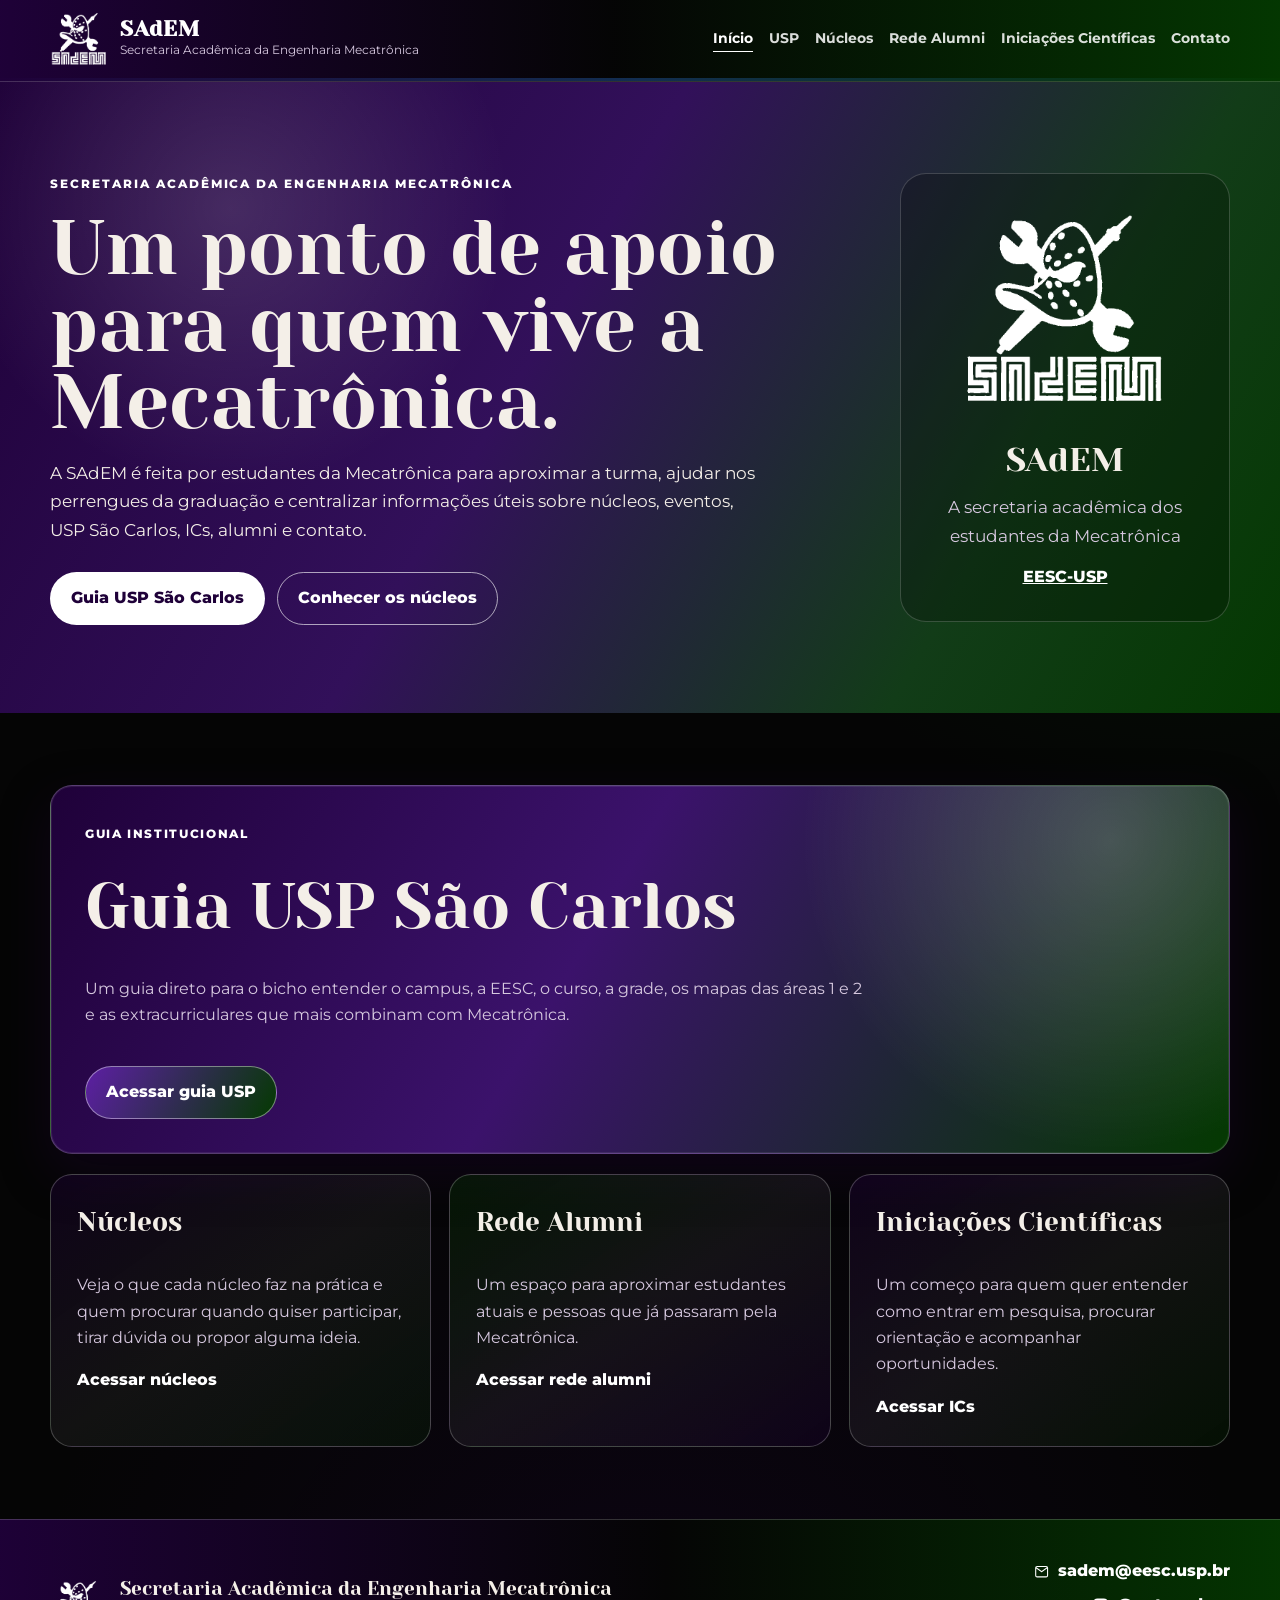
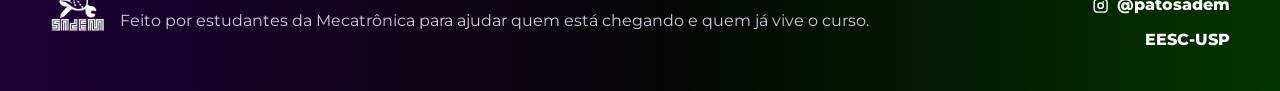
<file: index.html>
<!DOCTYPE html>

<html lang="pt-BR">
<head>
<meta charset="utf-8"/>
<meta content="width=device-width, initial-scale=1.0" name="viewport"/>
<meta content="Portal institucional da Secretaria Acadêmica da Engenharia Mecatrônica da EESC-USP." name="description"/>
<title>SAdEM | Secretaria Acadêmica da Engenharia Mecatrônica</title>
<link href="https://fonts.googleapis.com" rel="preconnect"/>
<link crossorigin="" href="https://fonts.gstatic.com" rel="preconnect"/>
<link href="https://fonts.googleapis.com/css2?family=Yeseva+One&amp;family=Montserrat:wght@400;500;600;700;800&amp;display=swap" rel="stylesheet"/>
<link href="favicon.ico" rel="icon" sizes="any"/>
<link href="img/logo-sadem.png" rel="apple-touch-icon"/>
<link href="css/estilo.css" rel="stylesheet"/>
</head>
<body>
<header class="cabecalho">
<div class="container cabecalho-conteudo">
<a aria-label="Página inicial da SAdEM" class="marca" href="index.html">
<img alt="Logotipo da SAdEM" src="img/logo-sadem.png"/>
<div>
<strong>SAdEM</strong>
<span>Secretaria Acadêmica da Engenharia Mecatrônica</span>
</div>
</a>
<button aria-controls="menuPrincipal" aria-expanded="false" class="botao-menu" id="botaoMenu" type="button">Menu</button>
<nav aria-label="Menu principal" class="menu" id="menuPrincipal">
<a class="ativo" href="index.html">Início</a>
<a href="usp.html">USP</a>
<a href="nucleos.html">Núcleos</a>
<a href="alumni.html">Rede Alumni</a>
<a href="iniciacoes-cientificas.html">Iniciações Científicas</a>
<a href="contato.html">Contato</a>
</nav>
</div>
</header>
<main>
<section class="abertura abertura-principal">
<div class="container abertura-conteudo">
<div class="abertura-texto">
<span class="rotulo">Secretaria Acadêmica da Engenharia Mecatrônica</span>
<h1>Um ponto de apoio para quem vive a Mecatrônica.</h1>
<p>A SAdEM é feita por estudantes da Mecatrônica para aproximar a turma, ajudar nos perrengues da graduação e centralizar informações úteis sobre núcleos, eventos, USP São Carlos, ICs, alumni e contato.</p>
<div class="acoes">
<a class="botao" href="usp.html">Guia USP São Carlos</a>
<a class="botao botao-secundario" href="nucleos.html">Conhecer os núcleos</a>
</div>
</div>
<div class="cartao-resumo">
<img alt="Logotipo da SAdEM" src="img/logo-sadem.png"/>
<h2>SAdEM</h2>
<p>A secretaria acadêmica dos estudantes da Mecatrônica</p>
<a href="https://eesc.usp.br/" rel="noopener" target="_blank">EESC-USP</a>
</div>
</div>
</section>
<section class="container secao">
<article class="card-destaque destaque-usp-home">
<div>
<span class="rotulo-card">Guia institucional</span>
<h3>Guia USP São Carlos</h3>
<p>Um guia direto para o bicho entender o campus, a EESC, o curso, a grade, os mapas das áreas 1 e 2 e as extracurriculares que mais combinam com Mecatrônica.</p>
</div>
<a class="botao botao-usp-home" href="usp.html">Acessar guia USP</a>
</article>
<div class="grade-tres grade-cards-secundarios">
<article class="card-destaque">
<h3>Núcleos</h3>
<p>Veja o que cada núcleo faz na prática e quem procurar quando quiser participar, tirar dúvida ou propor alguma ideia.</p>
<a href="nucleos.html">Acessar núcleos</a>
</article>
<article class="card-destaque">
<h3>Rede Alumni</h3>
<p>Um espaço para aproximar estudantes atuais e pessoas que já passaram pela Mecatrônica.</p>
<a href="alumni.html">Acessar rede alumni</a>
</article>
<article class="card-destaque">
<h3>Iniciações Científicas</h3>
<p>Um começo para quem quer entender como entrar em pesquisa, procurar orientação e acompanhar oportunidades.</p>
<a href="iniciacoes-cientificas.html">Acessar ICs</a>
</article>
</div>
</section>
</main>
<footer class="rodape">
<div class="container rodape-conteudo">
<div class="rodape-marca">
<img alt="Logotipo da SAdEM" class="logo-rodape" src="img/logo-sadem.png"/>
<div>
<strong>Secretaria Acadêmica da Engenharia Mecatrônica</strong>
<p>Feito por estudantes da Mecatrônica para ajudar quem está chegando e quem já vive o curso.</p>
</div>
</div>
<div class="rodape-contatos">
<p><a class="link-rodape-icone" href="mailto:sadem@eesc.usp.br"><svg aria-hidden="true" class="icone-rodape" viewBox="0 0 24 24"><path d="M3 6.75A2.75 2.75 0 0 1 5.75 4h12.5A2.75 2.75 0 0 1 21 6.75v10.5A2.75 2.75 0 0 1 18.25 20H5.75A2.75 2.75 0 0 1 3 17.25V6.75Zm2.75-1.25c-.4 0-.75.2-.98.5L12 11.1 19.23 6a1.2 1.2 0 0 0-.98-.5H5.75Zm13.75 2.2-6.78 4.78a1.25 1.25 0 0 1-1.44 0L4.5 7.7v9.55c0 .7.55 1.25 1.25 1.25h12.5c.7 0 1.25-.55 1.25-1.25V7.7Z"></path></svg> sadem@eesc.usp.br</a></p>
<p><a class="link-rodape-icone" href="https://www.instagram.com/patosadem/" rel="noopener" target="_blank"><svg aria-hidden="true" class="icone-rodape" viewBox="0 0 24 24"><path d="M7.75 2h8.5A5.76 5.76 0 0 1 22 7.75v8.5A5.76 5.76 0 0 1 16.25 22h-8.5A5.76 5.76 0 0 1 2 16.25v-8.5A5.76 5.76 0 0 1 7.75 2Zm0 2A3.76 3.76 0 0 0 4 7.75v8.5A3.76 3.76 0 0 0 7.75 20h8.5A3.76 3.76 0 0 0 20 16.25v-8.5A3.76 3.76 0 0 0 16.25 4h-8.5ZM12 7.25A4.75 4.75 0 1 1 12 16.75 4.75 4.75 0 0 1 12 7.25Zm0 2A2.75 2.75 0 1 0 12 14.75 2.75 2.75 0 0 0 12 9.25Zm5.05-2.55a1.2 1.2 0 1 1-2.4 0 1.2 1.2 0 0 1 2.4 0Z"></path></svg> @patosadem</a></p>
<p><a href="https://eesc.usp.br/" rel="noopener" target="_blank">EESC-USP</a></p>
</div>
</div>
</footer>
<script src="js/script.js"></script>
</body>
</html>
</file>
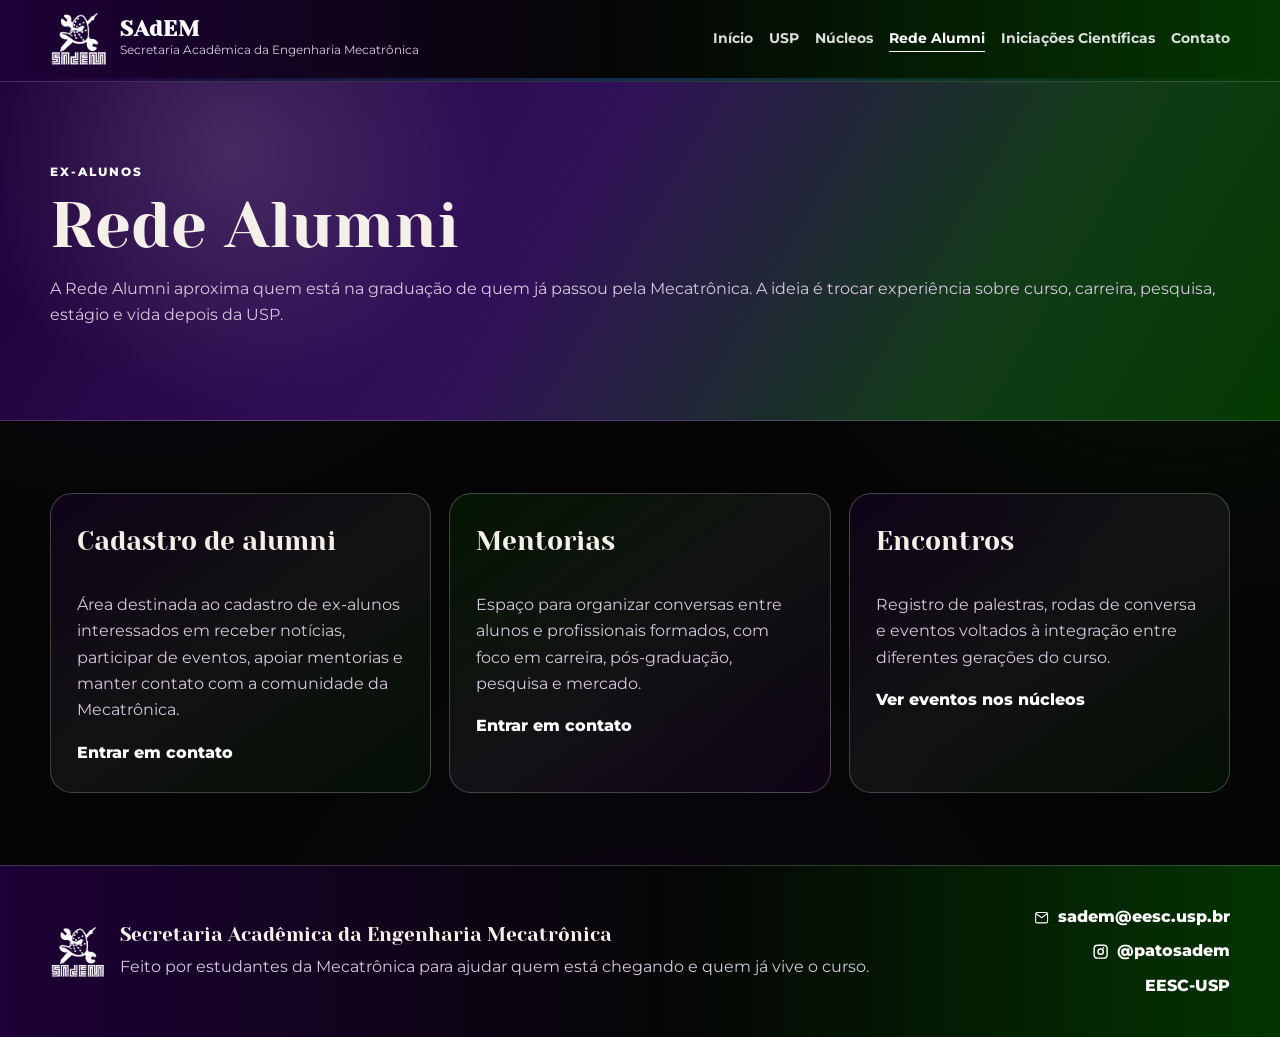
<file: alumni.html>
<!DOCTYPE html>

<html lang="pt-BR">
<head>
<meta charset="utf-8"/>
<meta content="width=device-width, initial-scale=1.0" name="viewport"/>
<meta content="Rede Alumni da Secretaria Acadêmica da Engenharia Mecatrônica." name="description"/>
<title>Rede Alumni | SAdEM</title>
<link href="https://fonts.googleapis.com" rel="preconnect"/>
<link crossorigin="" href="https://fonts.gstatic.com" rel="preconnect"/>
<link href="https://fonts.googleapis.com/css2?family=Yeseva+One&amp;family=Montserrat:wght@400;500;600;700;800&amp;display=swap" rel="stylesheet"/>
<link href="favicon.ico" rel="icon" sizes="any"/>
<link href="img/logo-sadem.png" rel="apple-touch-icon"/>
<link href="css/estilo.css" rel="stylesheet"/>
</head>
<body>
<header class="cabecalho">
<div class="container cabecalho-conteudo">
<a aria-label="Página inicial da SAdEM" class="marca" href="index.html">
<img alt="Logotipo da SAdEM" src="img/logo-sadem.png"/>
<div>
<strong>SAdEM</strong>
<span>Secretaria Acadêmica da Engenharia Mecatrônica</span>
</div>
</a>
<button aria-controls="menuPrincipal" aria-expanded="false" class="botao-menu" id="botaoMenu" type="button">Menu</button>
<nav aria-label="Menu principal" class="menu" id="menuPrincipal">
<a href="index.html">Início</a>
<a href="usp.html">USP</a>
<a href="nucleos.html">Núcleos</a>
<a class="ativo" href="alumni.html">Rede Alumni</a>
<a href="iniciacoes-cientificas.html">Iniciações Científicas</a>
<a href="contato.html">Contato</a>
</nav>
</div>
</header>
<main>
<section class="pagina-interna pagina-gradiente">
<div class="container">
<span class="rotulo">Ex-alunos</span>
<h1>Rede Alumni</h1>
<p>A Rede Alumni aproxima quem está na graduação de quem já passou pela Mecatrônica. A ideia é trocar experiência sobre curso, carreira, pesquisa, estágio e vida depois da USP.</p>
</div>
</section>
<section class="container secao">
<div class="grade-tres">
<article class="card-destaque"><h2>Cadastro de alumni</h2><p>Área destinada ao cadastro de ex-alunos interessados em receber notícias, participar de eventos, apoiar mentorias e manter contato com a comunidade da Mecatrônica.</p><a href="contato.html">Entrar em contato</a></article>
<article class="card-destaque"><h2>Mentorias</h2><p>Espaço para organizar conversas entre alunos e profissionais formados, com foco em carreira, pós-graduação, pesquisa e mercado.</p><a href="contato.html">Entrar em contato</a></article>
<article class="card-destaque"><h2>Encontros</h2><p>Registro de palestras, rodas de conversa e eventos voltados à integração entre diferentes gerações do curso.</p><a href="nucleos.html#eventos">Ver eventos nos núcleos</a></article>
</div>
</section>
</main>
<footer class="rodape">
<div class="container rodape-conteudo">
<div class="rodape-marca">
<img alt="Logotipo da SAdEM" class="logo-rodape" src="img/logo-sadem.png"/>
<div>
<strong>Secretaria Acadêmica da Engenharia Mecatrônica</strong>
<p>Feito por estudantes da Mecatrônica para ajudar quem está chegando e quem já vive o curso.</p>
</div>
</div>
<div class="rodape-contatos">
<p><a class="link-rodape-icone" href="mailto:sadem@eesc.usp.br"><svg aria-hidden="true" class="icone-rodape" viewBox="0 0 24 24"><path d="M3 6.75A2.75 2.75 0 0 1 5.75 4h12.5A2.75 2.75 0 0 1 21 6.75v10.5A2.75 2.75 0 0 1 18.25 20H5.75A2.75 2.75 0 0 1 3 17.25V6.75Zm2.75-1.25c-.4 0-.75.2-.98.5L12 11.1 19.23 6a1.2 1.2 0 0 0-.98-.5H5.75Zm13.75 2.2-6.78 4.78a1.25 1.25 0 0 1-1.44 0L4.5 7.7v9.55c0 .7.55 1.25 1.25 1.25h12.5c.7 0 1.25-.55 1.25-1.25V7.7Z"></path></svg> sadem@eesc.usp.br</a></p>
<p><a class="link-rodape-icone" href="https://www.instagram.com/patosadem/" rel="noopener" target="_blank"><svg aria-hidden="true" class="icone-rodape" viewBox="0 0 24 24"><path d="M7.75 2h8.5A5.76 5.76 0 0 1 22 7.75v8.5A5.76 5.76 0 0 1 16.25 22h-8.5A5.76 5.76 0 0 1 2 16.25v-8.5A5.76 5.76 0 0 1 7.75 2Zm0 2A3.76 3.76 0 0 0 4 7.75v8.5A3.76 3.76 0 0 0 7.75 20h8.5A3.76 3.76 0 0 0 20 16.25v-8.5A3.76 3.76 0 0 0 16.25 4h-8.5ZM12 7.25A4.75 4.75 0 1 1 12 16.75 4.75 4.75 0 0 1 12 7.25Zm0 2A2.75 2.75 0 1 0 12 14.75 2.75 2.75 0 0 0 12 9.25Zm5.05-2.55a1.2 1.2 0 1 1-2.4 0 1.2 1.2 0 0 1 2.4 0Z"></path></svg> @patosadem</a></p>
<p><a href="https://eesc.usp.br/" rel="noopener" target="_blank">EESC-USP</a></p>
</div>
</div>
</footer>
<script src="js/script.js"></script>
</body>
</html>
</file>
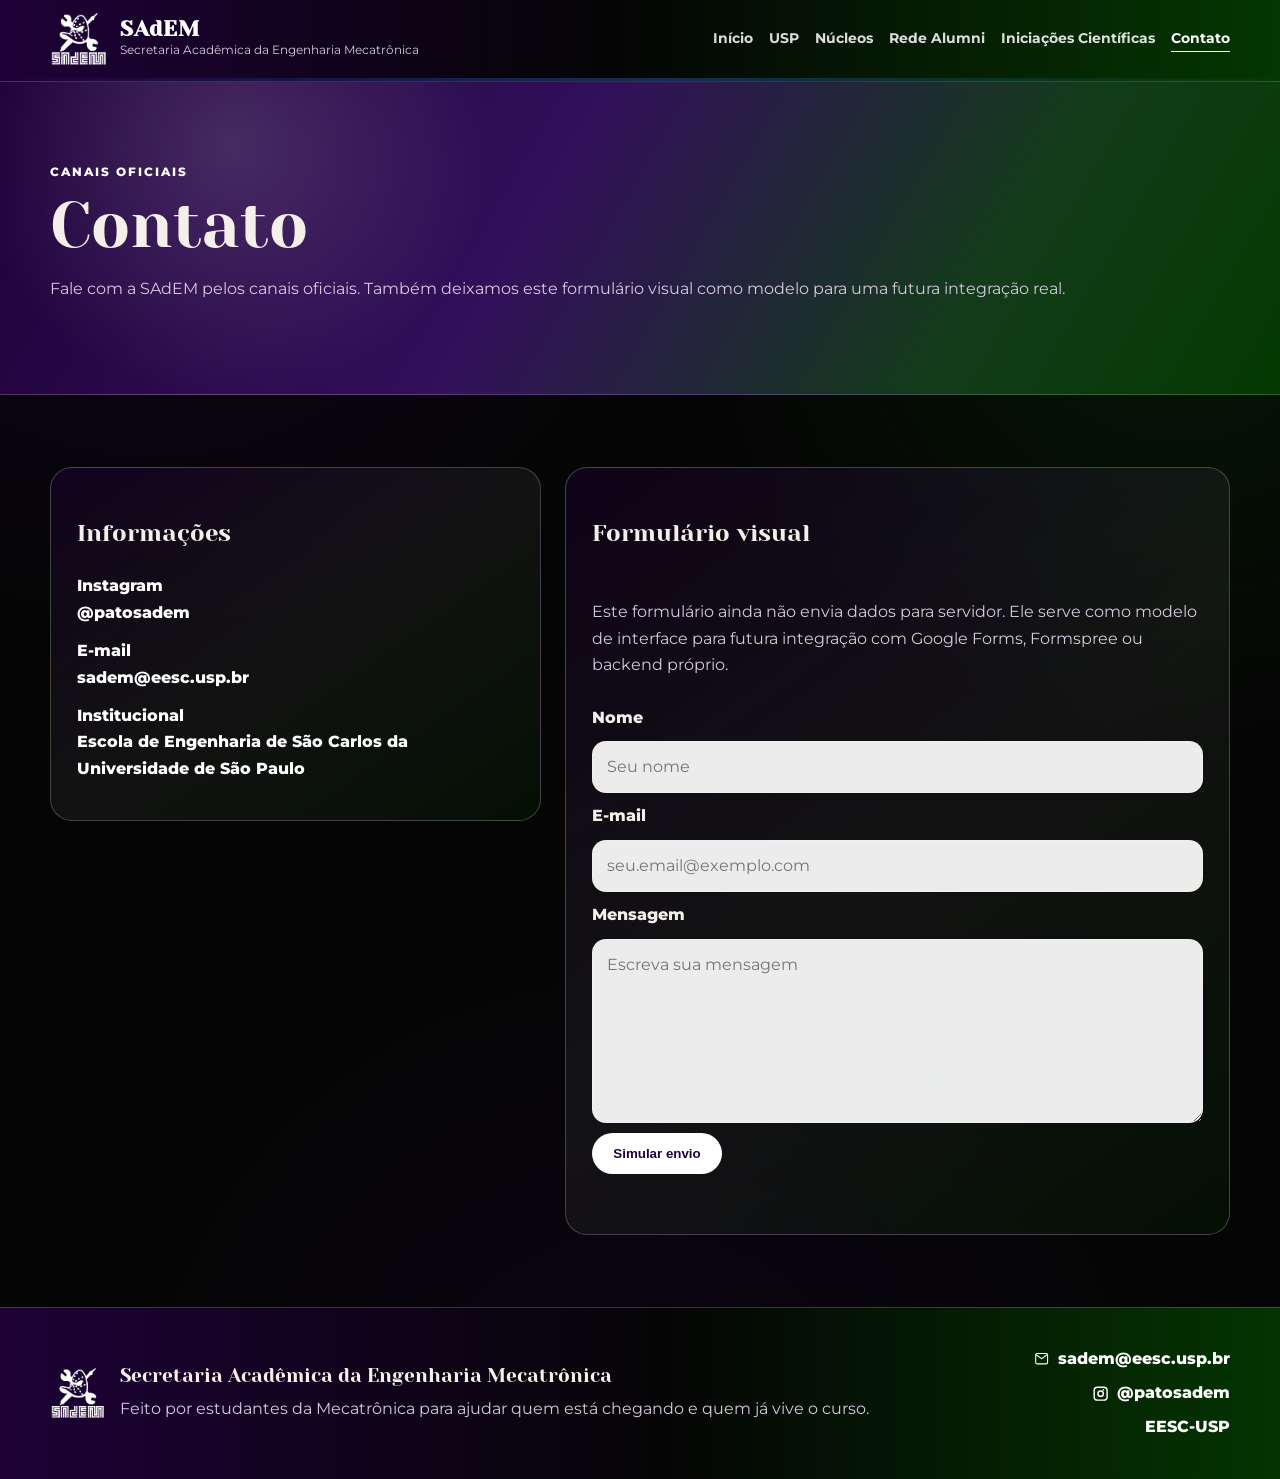
<file: contato.html>
<!DOCTYPE html>

<html lang="pt-BR">
<head>
<meta charset="utf-8"/>
<meta content="width=device-width, initial-scale=1.0" name="viewport"/>
<meta content="Canais de contato da Secretaria Acadêmica da Engenharia Mecatrônica." name="description"/>
<title>Contato | SAdEM</title>
<link href="https://fonts.googleapis.com" rel="preconnect"/>
<link crossorigin="" href="https://fonts.gstatic.com" rel="preconnect"/>
<link href="https://fonts.googleapis.com/css2?family=Yeseva+One&amp;family=Montserrat:wght@400;500;600;700;800&amp;display=swap" rel="stylesheet"/>
<link href="favicon.ico" rel="icon" sizes="any"/>
<link href="img/logo-sadem.png" rel="apple-touch-icon"/>
<link href="css/estilo.css" rel="stylesheet"/>
</head>
<body>
<header class="cabecalho">
<div class="container cabecalho-conteudo">
<a aria-label="Página inicial da SAdEM" class="marca" href="index.html">
<img alt="Logotipo da SAdEM" src="img/logo-sadem.png"/>
<div>
<strong>SAdEM</strong>
<span>Secretaria Acadêmica da Engenharia Mecatrônica</span>
</div>
</a>
<button aria-controls="menuPrincipal" aria-expanded="false" class="botao-menu" id="botaoMenu" type="button">Menu</button>
<nav aria-label="Menu principal" class="menu" id="menuPrincipal">
<a href="index.html">Início</a>
<a href="usp.html">USP</a>
<a href="nucleos.html">Núcleos</a>
<a href="alumni.html">Rede Alumni</a>
<a href="iniciacoes-cientificas.html">Iniciações Científicas</a>
<a class="ativo" href="contato.html">Contato</a>
</nav>
</div>
</header>
<main>
<section class="pagina-interna pagina-gradiente">
<div class="container">
<span class="rotulo">Canais oficiais</span>
<h1>Contato</h1>
<p>Fale com a SAdEM pelos canais oficiais. Também deixamos este formulário visual como modelo para uma futura integração real.</p>
</div>
</section>
<section class="container secao contato-grade">
<div class="card-contato">
<h2>Informações</h2>
<dl class="lista-dados">
<dt>Instagram</dt>
<dd><a href="https://www.instagram.com/patosadem/" rel="noopener" target="_blank">@patosadem</a></dd>
<dt>E-mail</dt>
<dd><a href="mailto:sadem@eesc.usp.br">sadem@eesc.usp.br</a></dd>
<dt>Institucional</dt>
<dd><a href="https://eesc.usp.br/" rel="noopener" target="_blank">Escola de Engenharia de São Carlos da Universidade de São Paulo</a></dd>
</dl>
</div>
<form class="formulario" id="formContato">
<h2>Formulário visual</h2>
<p>Este formulário ainda não envia dados para servidor. Ele serve como modelo de interface para futura integração com Google Forms, Formspree ou backend próprio.</p>
<label for="nome">Nome</label>
<input id="nome" name="nome" placeholder="Seu nome" required="" type="text"/>
<label for="email">E-mail</label>
<input id="email" name="email" placeholder="seu.email@exemplo.com" required="" type="email"/>
<label for="mensagem">Mensagem</label>
<textarea id="mensagem" name="mensagem" placeholder="Escreva sua mensagem" required="" rows="6"></textarea>
<button class="botao botao-formulario" type="submit">Simular envio</button>
<p aria-live="polite" class="retorno-formulario" id="retornoFormulario"></p>
</form>
</section>
</main>
<footer class="rodape">
<div class="container rodape-conteudo">
<div class="rodape-marca">
<img alt="Logotipo da SAdEM" class="logo-rodape" src="img/logo-sadem.png"/>
<div>
<strong>Secretaria Acadêmica da Engenharia Mecatrônica</strong>
<p>Feito por estudantes da Mecatrônica para ajudar quem está chegando e quem já vive o curso.</p>
</div>
</div>
<div class="rodape-contatos">
<p><a class="link-rodape-icone" href="mailto:sadem@eesc.usp.br"><svg aria-hidden="true" class="icone-rodape" viewBox="0 0 24 24"><path d="M3 6.75A2.75 2.75 0 0 1 5.75 4h12.5A2.75 2.75 0 0 1 21 6.75v10.5A2.75 2.75 0 0 1 18.25 20H5.75A2.75 2.75 0 0 1 3 17.25V6.75Zm2.75-1.25c-.4 0-.75.2-.98.5L12 11.1 19.23 6a1.2 1.2 0 0 0-.98-.5H5.75Zm13.75 2.2-6.78 4.78a1.25 1.25 0 0 1-1.44 0L4.5 7.7v9.55c0 .7.55 1.25 1.25 1.25h12.5c.7 0 1.25-.55 1.25-1.25V7.7Z"></path></svg> sadem@eesc.usp.br</a></p>
<p><a class="link-rodape-icone" href="https://www.instagram.com/patosadem/" rel="noopener" target="_blank"><svg aria-hidden="true" class="icone-rodape" viewBox="0 0 24 24"><path d="M7.75 2h8.5A5.76 5.76 0 0 1 22 7.75v8.5A5.76 5.76 0 0 1 16.25 22h-8.5A5.76 5.76 0 0 1 2 16.25v-8.5A5.76 5.76 0 0 1 7.75 2Zm0 2A3.76 3.76 0 0 0 4 7.75v8.5A3.76 3.76 0 0 0 7.75 20h8.5A3.76 3.76 0 0 0 20 16.25v-8.5A3.76 3.76 0 0 0 16.25 4h-8.5ZM12 7.25A4.75 4.75 0 1 1 12 16.75 4.75 4.75 0 0 1 12 7.25Zm0 2A2.75 2.75 0 1 0 12 14.75 2.75 2.75 0 0 0 12 9.25Zm5.05-2.55a1.2 1.2 0 1 1-2.4 0 1.2 1.2 0 0 1 2.4 0Z"></path></svg> @patosadem</a></p>
<p><a href="https://eesc.usp.br/" rel="noopener" target="_blank">EESC-USP</a></p>
</div>
</div>
</footer>
<script src="js/script.js"></script>
</body>
</html>
</file>
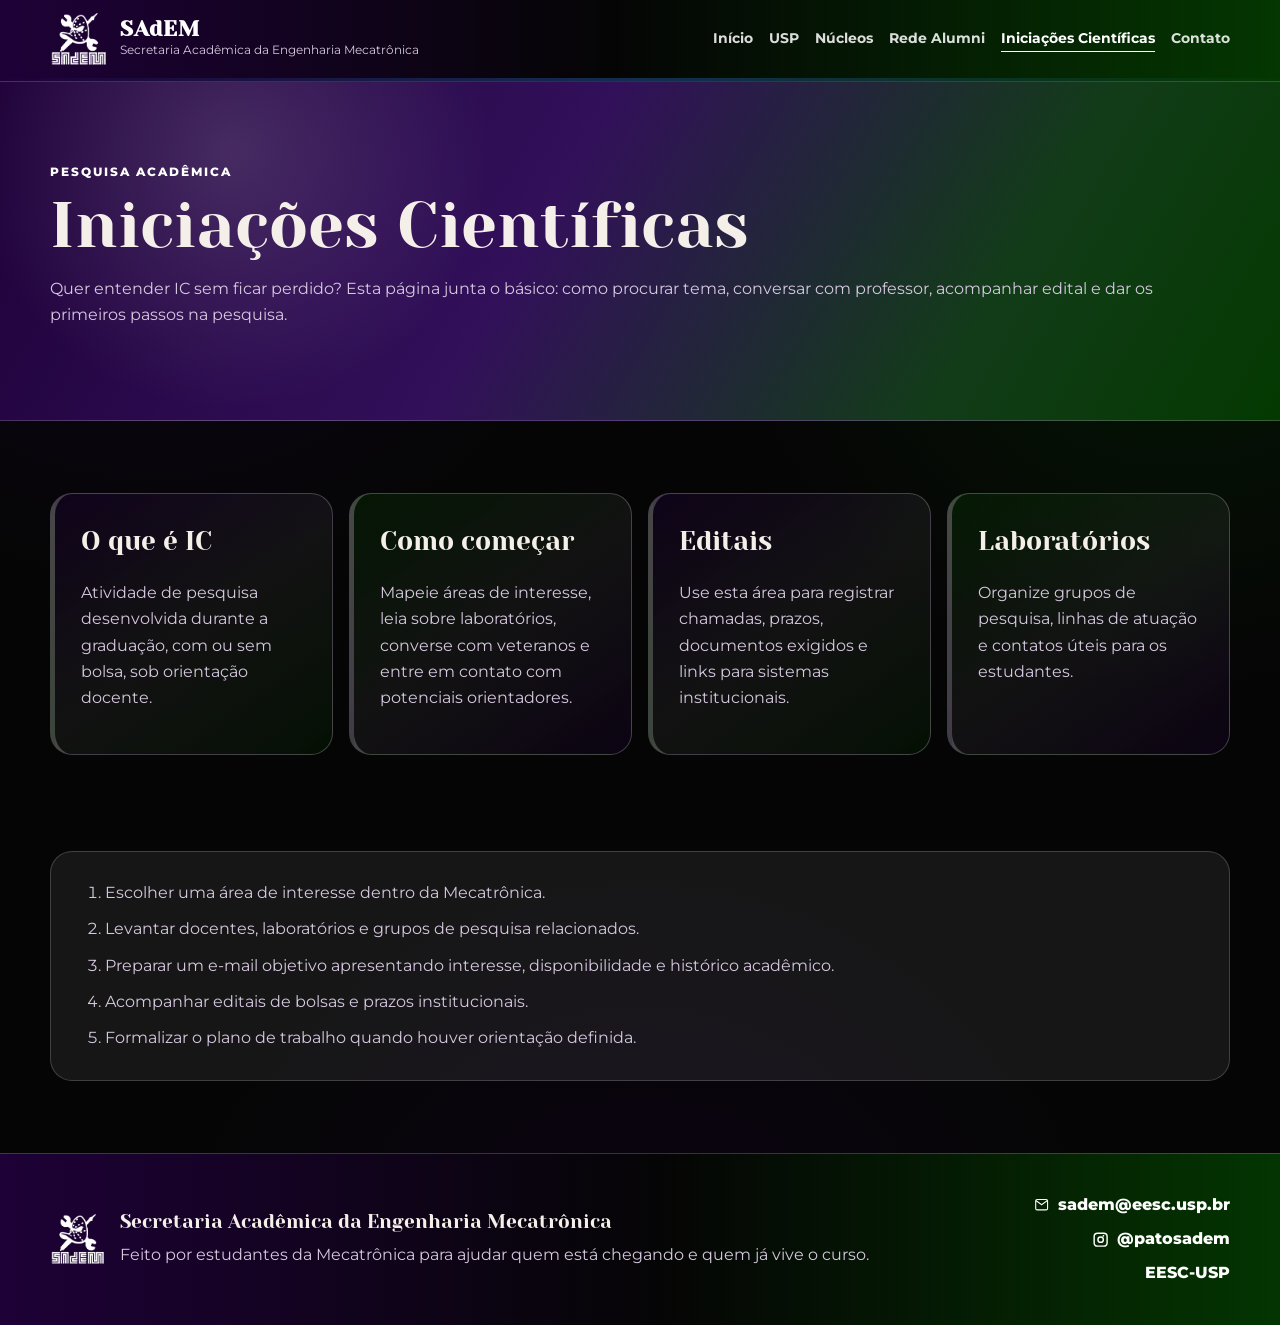
<file: iniciacoes-cientificas.html>
<!DOCTYPE html>

<html lang="pt-BR">
<head>
<meta charset="utf-8"/>
<meta content="width=device-width, initial-scale=1.0" name="viewport"/>
<meta content="Orientações sobre iniciação científica para estudantes da Engenharia Mecatrônica." name="description"/>
<title>Iniciações Científicas | SAdEM</title>
<link href="https://fonts.googleapis.com" rel="preconnect"/>
<link crossorigin="" href="https://fonts.gstatic.com" rel="preconnect"/>
<link href="https://fonts.googleapis.com/css2?family=Yeseva+One&amp;family=Montserrat:wght@400;500;600;700;800&amp;display=swap" rel="stylesheet"/>
<link href="favicon.ico" rel="icon" sizes="any"/>
<link href="img/logo-sadem.png" rel="apple-touch-icon"/>
<link href="css/estilo.css" rel="stylesheet"/>
</head>
<body>
<header class="cabecalho">
<div class="container cabecalho-conteudo">
<a aria-label="Página inicial da SAdEM" class="marca" href="index.html">
<img alt="Logotipo da SAdEM" src="img/logo-sadem.png"/>
<div>
<strong>SAdEM</strong>
<span>Secretaria Acadêmica da Engenharia Mecatrônica</span>
</div>
</a>
<button aria-controls="menuPrincipal" aria-expanded="false" class="botao-menu" id="botaoMenu" type="button">Menu</button>
<nav aria-label="Menu principal" class="menu" id="menuPrincipal">
<a href="index.html">Início</a>
<a href="usp.html">USP</a>
<a href="nucleos.html">Núcleos</a>
<a href="alumni.html">Rede Alumni</a>
<a class="ativo" href="iniciacoes-cientificas.html">Iniciações Científicas</a>
<a href="contato.html">Contato</a>
</nav>
</div>
</header>
<main>
<section class="pagina-interna pagina-gradiente">
<div class="container">
<span class="rotulo">Pesquisa acadêmica</span>
<h1>Iniciações Científicas</h1>
<p>Quer entender IC sem ficar perdido? Esta página junta o básico: como procurar tema, conversar com professor, acompanhar edital e dar os primeiros passos na pesquisa.</p>
</div>
</section>
<section class="container secao">
<div class="grade-quatro">
<article class="bloco"><h2>O que é IC</h2><p>Atividade de pesquisa desenvolvida durante a graduação, com ou sem bolsa, sob orientação docente.</p></article>
<article class="bloco"><h2>Como começar</h2><p>Mapeie áreas de interesse, leia sobre laboratórios, converse com veteranos e entre em contato com potenciais orientadores.</p></article>
<article class="bloco"><h2>Editais</h2><p>Use esta área para registrar chamadas, prazos, documentos exigidos e links para sistemas institucionais.</p></article>
<article class="bloco"><h2>Laboratórios</h2><p>Organize grupos de pesquisa, linhas de atuação e contatos úteis para os estudantes.</p></article>
</div>
</section>
<section class="container secao secao-menor">
<ol class="passos">
<li>Escolher uma área de interesse dentro da Mecatrônica.</li>
<li>Levantar docentes, laboratórios e grupos de pesquisa relacionados.</li>
<li>Preparar um e-mail objetivo apresentando interesse, disponibilidade e histórico acadêmico.</li>
<li>Acompanhar editais de bolsas e prazos institucionais.</li>
<li>Formalizar o plano de trabalho quando houver orientação definida.</li>
</ol>
</section>
</main>
<footer class="rodape">
<div class="container rodape-conteudo">
<div class="rodape-marca">
<img alt="Logotipo da SAdEM" class="logo-rodape" src="img/logo-sadem.png"/>
<div>
<strong>Secretaria Acadêmica da Engenharia Mecatrônica</strong>
<p>Feito por estudantes da Mecatrônica para ajudar quem está chegando e quem já vive o curso.</p>
</div>
</div>
<div class="rodape-contatos">
<p><a class="link-rodape-icone" href="mailto:sadem@eesc.usp.br"><svg aria-hidden="true" class="icone-rodape" viewBox="0 0 24 24"><path d="M3 6.75A2.75 2.75 0 0 1 5.75 4h12.5A2.75 2.75 0 0 1 21 6.75v10.5A2.75 2.75 0 0 1 18.25 20H5.75A2.75 2.75 0 0 1 3 17.25V6.75Zm2.75-1.25c-.4 0-.75.2-.98.5L12 11.1 19.23 6a1.2 1.2 0 0 0-.98-.5H5.75Zm13.75 2.2-6.78 4.78a1.25 1.25 0 0 1-1.44 0L4.5 7.7v9.55c0 .7.55 1.25 1.25 1.25h12.5c.7 0 1.25-.55 1.25-1.25V7.7Z"></path></svg> sadem@eesc.usp.br</a></p>
<p><a class="link-rodape-icone" href="https://www.instagram.com/patosadem/" rel="noopener" target="_blank"><svg aria-hidden="true" class="icone-rodape" viewBox="0 0 24 24"><path d="M7.75 2h8.5A5.76 5.76 0 0 1 22 7.75v8.5A5.76 5.76 0 0 1 16.25 22h-8.5A5.76 5.76 0 0 1 2 16.25v-8.5A5.76 5.76 0 0 1 7.75 2Zm0 2A3.76 3.76 0 0 0 4 7.75v8.5A3.76 3.76 0 0 0 7.75 20h8.5A3.76 3.76 0 0 0 20 16.25v-8.5A3.76 3.76 0 0 0 16.25 4h-8.5ZM12 7.25A4.75 4.75 0 1 1 12 16.75 4.75 4.75 0 0 1 12 7.25Zm0 2A2.75 2.75 0 1 0 12 14.75 2.75 2.75 0 0 0 12 9.25Zm5.05-2.55a1.2 1.2 0 1 1-2.4 0 1.2 1.2 0 0 1 2.4 0Z"></path></svg> @patosadem</a></p>
<p><a href="https://eesc.usp.br/" rel="noopener" target="_blank">EESC-USP</a></p>
</div>
</div>
</footer>
<script src="js/script.js"></script>
</body>
</html>
</file>
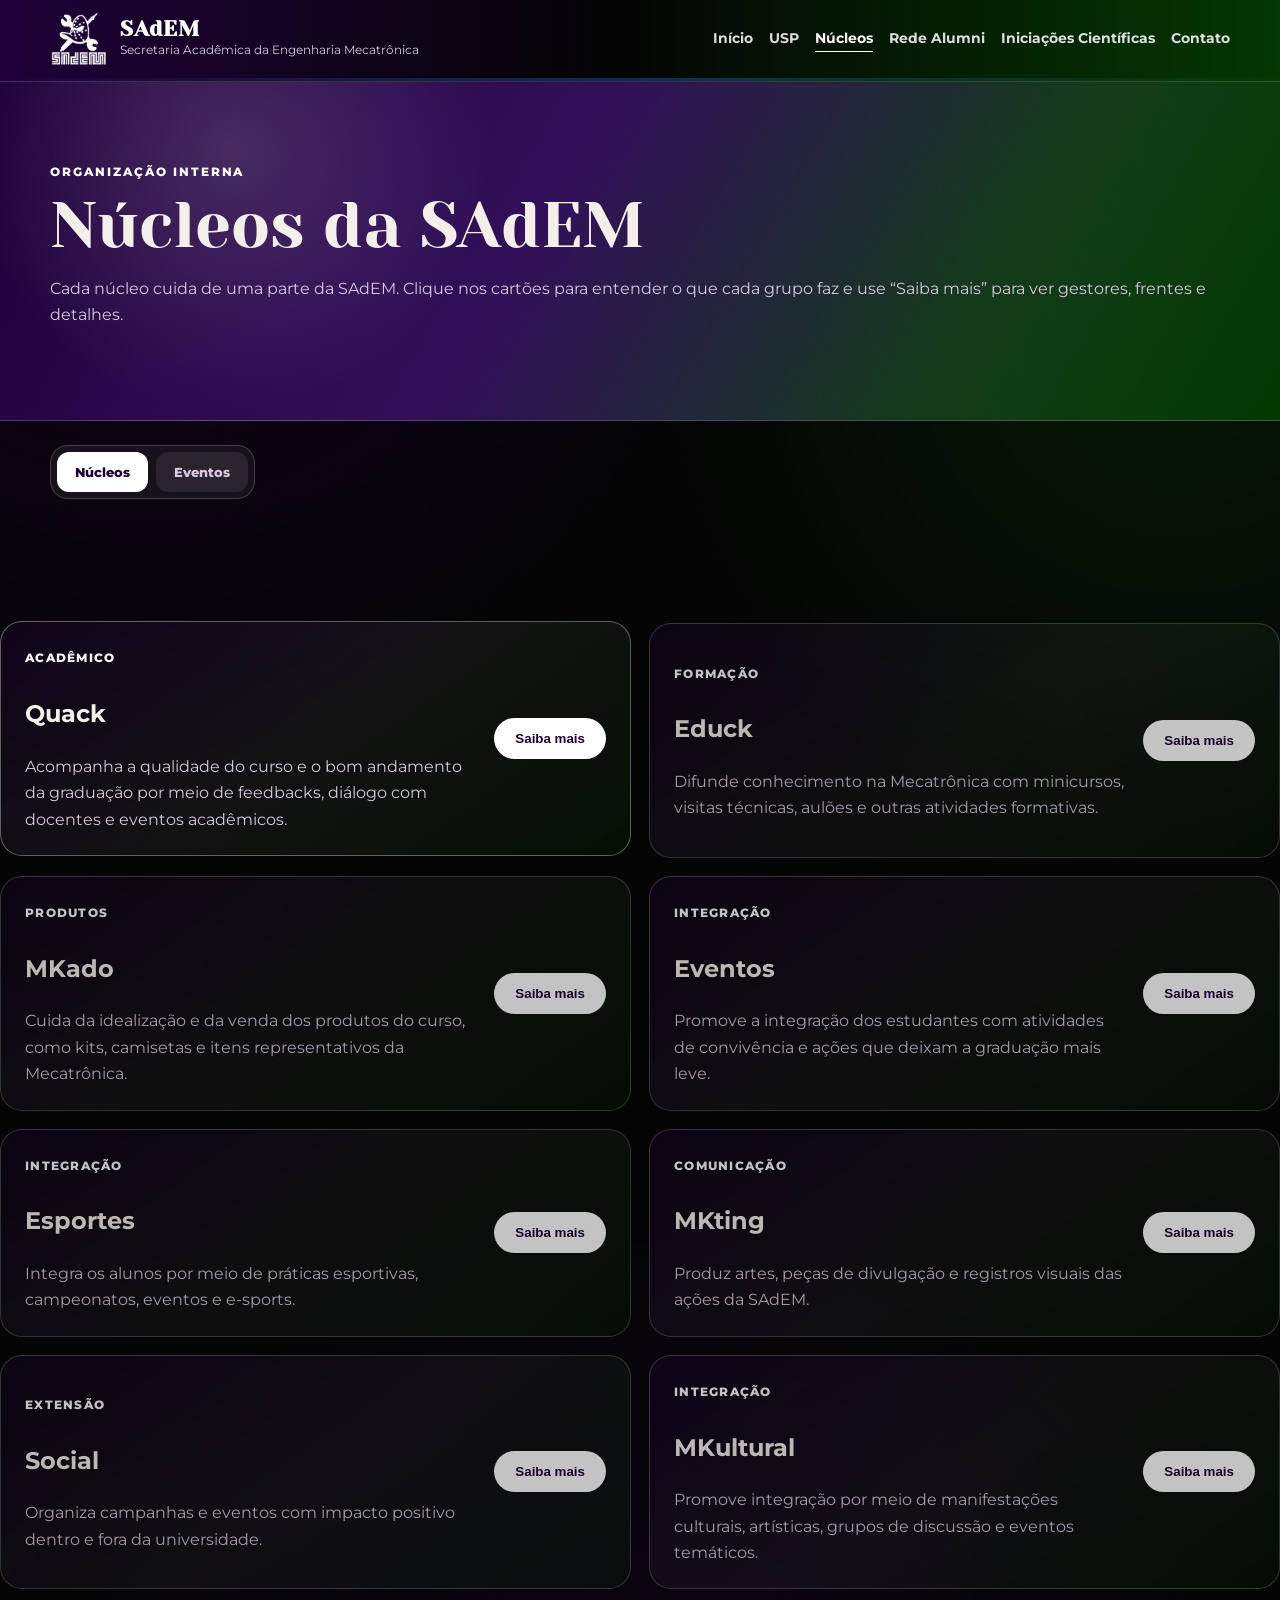
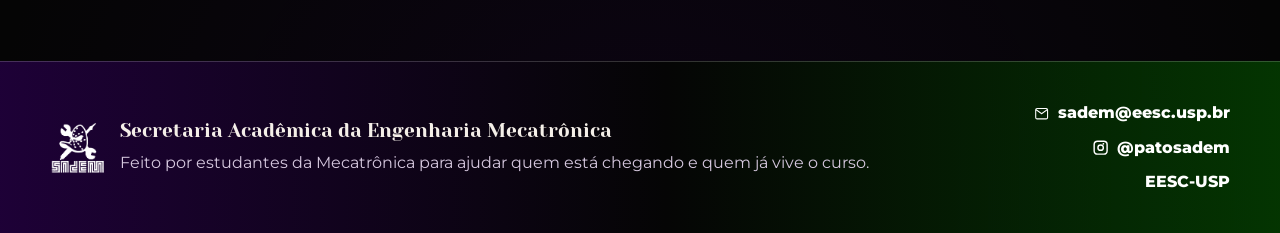
<file: nucleos.html>
<!DOCTYPE html>

<html lang="pt-BR">
<head>
<meta charset="utf-8"/>
<meta content="width=device-width, initial-scale=1.0" name="viewport"/>
<meta content="Visualização interativa dos núcleos internos da Secretaria Acadêmica da Engenharia Mecatrônica." name="description"/>
<title>Núcleos | SAdEM</title>
<link href="https://fonts.googleapis.com" rel="preconnect"/>
<link crossorigin="" href="https://fonts.gstatic.com" rel="preconnect"/>
<link href="https://fonts.googleapis.com/css2?family=Yeseva+One&amp;family=Montserrat:wght@400;500;600;700;800&amp;display=swap" rel="stylesheet"/>
<link href="favicon.ico" rel="icon" sizes="any"/>
<link href="img/logo-sadem.png" rel="apple-touch-icon"/>
<link href="css/estilo.css" rel="stylesheet"/>
</head>
<body>
<header class="cabecalho">
<div class="container cabecalho-conteudo">
<a aria-label="Página inicial da SAdEM" class="marca" href="index.html">
<img alt="Logotipo da SAdEM" src="img/logo-sadem.png"/>
<div>
<strong>SAdEM</strong>
<span>Secretaria Acadêmica da Engenharia Mecatrônica</span>
</div>
</a>
<button aria-controls="menuPrincipal" aria-expanded="false" class="botao-menu" id="botaoMenu" type="button">Menu</button>
<nav aria-label="Menu principal" class="menu" id="menuPrincipal">
<a href="index.html">Início</a>
<a href="usp.html">USP</a>
<a class="ativo" href="nucleos.html">Núcleos</a>
<a href="alumni.html">Rede Alumni</a>
<a href="iniciacoes-cientificas.html">Iniciações Científicas</a>
<a href="contato.html">Contato</a>
</nav>
</div>
</header>
<main>
<section class="pagina-interna pagina-gradiente">
<div class="container">
<span class="rotulo">Organização interna</span>
<h1>Núcleos da SAdEM</h1>
<p>Cada núcleo cuida de uma parte da SAdEM. Clique nos cartões para entender o que cada grupo faz e use “Saiba mais” para ver gestores, frentes e detalhes.</p>
</div>
</section>
<section class="container secao secao-menor">
<div aria-label="Subabas da página Núcleos" class="abas-nucleos" role="tablist">
<button aria-controls="painel-nucleos" aria-selected="true" class="aba-nucleo ativa" data-subaba="nucleos" id="tab-nucleos" role="tab" type="button">Núcleos</button>
<button aria-controls="painel-eventos" aria-selected="false" class="aba-nucleo" data-subaba="eventos" id="tab-eventos" role="tab" type="button">Eventos</button>
</div>
</section>
<div aria-labelledby="tab-nucleos" class="subaba-painel ativo" data-painel="nucleos" id="painel-nucleos" role="tabpanel">
<section class="container secao secao-menor">
<div aria-label="Resumo dos núcleos" class="resumos-nucleos">
<article class="resumo-nucleo ativo" data-resumo="quack">
<div>
<span class="resumo-categoria">Acadêmico</span>
<h2>Quack</h2>
<p>Acompanha a qualidade do curso e o bom andamento da graduação por meio de feedbacks, diálogo com docentes e eventos acadêmicos.</p>
</div>
<button aria-controls="detalhe-quack" aria-expanded="false" class="botao botao-resumo" data-expandir="quack" type="button">Saiba mais</button>
</article>
<article class="resumo-nucleo" data-resumo="educk">
<div>
<span class="resumo-categoria">Formação</span>
<h2>Educk</h2>
<p>Difunde conhecimento na Mecatrônica com minicursos, visitas técnicas, aulões e outras atividades formativas.</p>
</div>
<button aria-controls="detalhe-educk" aria-expanded="false" class="botao botao-resumo" data-expandir="educk" type="button">Saiba mais</button>
</article>
<article class="resumo-nucleo" data-resumo="mkado">
<div>
<span class="resumo-categoria">Produtos</span>
<h2>MKado</h2>
<p>Cuida da idealização e da venda dos produtos do curso, como kits, camisetas e itens representativos da Mecatrônica.</p>
</div>
<button aria-controls="detalhe-mkado" aria-expanded="false" class="botao botao-resumo" data-expandir="mkado" type="button">Saiba mais</button>
</article>
<article class="resumo-nucleo" data-resumo="eventos">
<div>
<span class="resumo-categoria">Integração</span>
<h2>Eventos</h2>
<p>Promove a integração dos estudantes com atividades de convivência e ações que deixam a graduação mais leve.</p>
</div>
<button aria-controls="detalhe-eventos" aria-expanded="false" class="botao botao-resumo" data-expandir="eventos" type="button">Saiba mais</button>
</article>
<article class="resumo-nucleo" data-resumo="esportes">
<div>
<span class="resumo-categoria">Integração</span>
<h2>Esportes</h2>
<p>Integra os alunos por meio de práticas esportivas, campeonatos, eventos e e-sports.</p>
</div>
<button aria-controls="detalhe-esportes" aria-expanded="false" class="botao botao-resumo" data-expandir="esportes" type="button">Saiba mais</button>
</article>
<article class="resumo-nucleo" data-resumo="mkting">
<div>
<span class="resumo-categoria">Comunicação</span>
<h2>MKting</h2>
<p>Produz artes, peças de divulgação e registros visuais das ações da SAdEM.</p>
</div>
<button aria-controls="detalhe-mkting" aria-expanded="false" class="botao botao-resumo" data-expandir="mkting" type="button">Saiba mais</button>
</article>
<article class="resumo-nucleo" data-resumo="social">
<div>
<span class="resumo-categoria">Extensão</span>
<h2>Social</h2>
<p>Organiza campanhas e eventos com impacto positivo dentro e fora da universidade.</p>
</div>
<button aria-controls="detalhe-social" aria-expanded="false" class="botao botao-resumo" data-expandir="social" type="button">Saiba mais</button>
</article>
<article class="resumo-nucleo" data-resumo="mkultural">
<div>
<span class="resumo-categoria">Integração</span>
<h2>MKultural</h2>
<p>Promove integração por meio de manifestações culturais, artísticas, grupos de discussão e eventos temáticos.</p>
</div>
<button aria-controls="detalhe-mkultural" aria-expanded="false" class="botao botao-resumo" data-expandir="mkultural" type="button">Saiba mais</button>
</article>
</div>
</section>
<section class="container secao" hidden="" id="secaoDetalhesNucleos">
<div class="detalhes-nucleos">
<article class="detalhe-nucleo ativo" data-detalhe="quack" id="detalhe-quack">
<div class="detalhe-topo">
<div>
<span class="etiqueta">Acadêmico</span>
<h2>Quack</h2>
<p class="detalhe-linha-fina">Qualidade do curso, feedbacks, fóruns acadêmicos e diálogo constante com a comunidade da Mecatrônica.</p>
</div>
<button aria-controls="secaoDetalhesNucleos" aria-expanded="true" aria-label="Ir para o próximo núcleo" class="seta-proximo-nucleo" data-proximo="educk" type="button">Próximo núcleo →</button>
</div>
<div class="detalhe-corpo">
<div class="galeria-detalhe">
<div class="imagem-detalhe-principal"><img alt="Imagem do núcleo Quack" src="img/nucleos/quack.jpg"/></div>
</div>
<div class="informacoes-detalhe">
<div class="caixa-informativa">
<h3>Descrição detalhada</h3>
<p>O Quack é o núcleo responsável pela manutenção da qualidade do curso e pelo acompanhamento do seu bom andamento. Sua atuação envolve coleta de feedbacks, organização de eventos de cunho acadêmico, comunicação frequente com professores e aproximação com ex-alunos para fortalecer o debate sobre a formação em Mecatrônica.</p>
</div>
<div class="caixa-informativa">
<h3>Frentes de atuação</h3>
<ul>
<li>Feedbacks discentes e levantamento de demandas</li>
<li>Fóruns acadêmicos e mesas redondas</li>
<li>Comunicação com docentes e coordenação</li>
<li>Articulação com ex-alunos</li>
</ul>
</div>
<div class="caixa-informativa">
<h3>Gestores atuais</h3>
<ul>
<li>Adunas</li>
<li>Moderado</li>
</ul>
</div>
</div>
</div>
</article>
<article class="detalhe-nucleo" data-detalhe="educk" hidden="" id="detalhe-educk">
<div class="detalhe-topo">
<div>
<span class="etiqueta">Formação</span>
<h2>Educk</h2>
<p class="detalhe-linha-fina">Minicursos, visitas técnicas e atividades que difundem conhecimento entre os alunos.</p>
</div>
<button aria-controls="secaoDetalhesNucleos" aria-expanded="true" aria-label="Ir para o próximo núcleo" class="seta-proximo-nucleo" data-proximo="mkado" type="button">Próximo núcleo →</button>
</div>
<div class="detalhe-corpo">
<div class="galeria-detalhe">
<div class="imagem-detalhe-principal"><img alt="Imagem do núcleo Educk" src="img/nucleos/educk.jpg"/></div>
</div>
<div class="informacoes-detalhe">
<div class="caixa-informativa">
<h3>Descrição detalhada</h3>
<p>O Educk é o núcleo educacional responsável pela propagação do conhecimento entre os alunos da Engenharia Mecatrônica. Sua atuação ocorre por meio de minicursos, visitas técnicas, aulões e iniciativas que ampliam a formação acadêmica e aproximam os estudantes de oportunidades dentro e fora da USP.</p>
</div>
<div class="caixa-informativa">
<h3>Frentes de atuação</h3>
<ul>
<li>Minicursos e aulões</li>
<li>Visitas técnicas</li>
<li>Contato com instituições e empresas</li>
<li>Desenvolvimento de comunicação e soft skills</li>
</ul>
</div>
<div class="caixa-informativa">
<h3>Gestores atuais</h3>
<ul>
<li>Vespa</li>
<li>Mari</li>
</ul>
</div>
</div>
</div>
</article>
<article class="detalhe-nucleo" data-detalhe="mkado" hidden="" id="detalhe-mkado">
<div class="detalhe-topo">
<div>
<span class="etiqueta">Produtos</span>
<h2>MKado</h2>
<p class="detalhe-linha-fina">Planejamento e comercialização dos produtos do curso.</p>
</div>
<button aria-controls="secaoDetalhesNucleos" aria-expanded="true" aria-label="Ir para o próximo núcleo" class="seta-proximo-nucleo" data-proximo="eventos" type="button">Próximo núcleo →</button>
</div>
<div class="detalhe-corpo">
<div class="galeria-detalhe">
<div class="imagem-detalhe-principal"><img alt="Imagem do núcleo MKado" src="img/nucleos/mkado.jpg"/></div>
</div>
<div class="informacoes-detalhe">
<div class="caixa-informativa">
<h3>Descrição detalhada</h3>
<p>O MKado é o núcleo responsável pela idealização e pela venda dos produtos do curso. Ele organiza campanhas de comercialização, pensa novas peças relacionadas à identidade da Mecatrônica e mantém o contato com fornecedores e com a comunidade interessada nos itens do curso.</p>
</div>
<div class="caixa-informativa">
<h3>Frentes de atuação</h3>
<ul>
<li>Concepção de produtos</li>
<li>Campanhas de venda</li>
<li>Relacionamento com fornecedores</li>
<li>Gestão de kits, camisetas e itens temáticos</li>
</ul>
</div>
<div class="caixa-informativa">
<h3>Gestores atuais</h3>
<ul>
<li>Laureano</li>
</ul>
</div>
</div>
</div>
</article>
<article class="detalhe-nucleo" data-detalhe="eventos" hidden="" id="detalhe-eventos">
<div class="detalhe-topo">
<div>
<span class="etiqueta">Integração</span>
<h2>Eventos</h2>
<p class="detalhe-linha-fina">Integração estudantil por meio de convivência, recepção e atividades coletivas.</p>
</div>
<button aria-controls="secaoDetalhesNucleos" aria-expanded="true" aria-label="Ir para o próximo núcleo" class="seta-proximo-nucleo" data-proximo="esportes" type="button">Próximo núcleo →</button>
</div>
<div class="detalhe-corpo">
<div class="galeria-detalhe">
<div class="imagem-detalhe-principal"><img alt="Imagem do núcleo Eventos" src="img/nucleos/eventos.jpg"/></div>
</div>
<div class="informacoes-detalhe">
<div class="caixa-informativa">
<h3>Descrição detalhada</h3>
<p>O núcleo Eventos é voltado à integração dos estudantes com diferentes tipos de atividades, especialmente aquelas ligadas à convivência e ao acolhimento. A proposta é organizar experiências que aliviem a rotina da graduação, aproximem os alunos e fortaleçam o senso de comunidade do curso.</p>
</div>
<div class="caixa-informativa">
<h3>Frentes de atuação</h3>
<ul>
<li>Recepção e integração</li>
<li>Organização de encontros e confraternizações</li>
<li>Apoio a ações coletivas da secretaria</li>
<li>Planejamento de experiências estudantis</li>
</ul>
</div>
<div class="caixa-informativa">
<h3>Gestores atuais</h3>
<ul>
<li>Garçom</li>
<li>Quebra</li>
<li>Patolino</li>
</ul>
</div>
</div>
</div>
</article>
<article class="detalhe-nucleo" data-detalhe="esportes" hidden="" id="detalhe-esportes">
<div class="detalhe-topo">
<div>
<span class="etiqueta">Integração</span>
<h2>Esportes</h2>
<p class="detalhe-linha-fina">Integração por esportes convencionais e e-sports.</p>
</div>
<button aria-controls="secaoDetalhesNucleos" aria-expanded="true" aria-label="Ir para o próximo núcleo" class="seta-proximo-nucleo" data-proximo="mkting" type="button">Próximo núcleo →</button>
</div>
<div class="detalhe-corpo">
<div class="galeria-detalhe">
<div class="imagem-detalhe-principal"><img alt="Imagem do núcleo Esportes" src="img/nucleos/esportes.jpg"/></div>
</div>
<div class="informacoes-detalhe">
<div class="caixa-informativa">
<h3>Descrição detalhada</h3>
<p>O núcleo Esportes busca promover a integração dos alunos por meio da organização e realização de eventos esportivos, contemplando tanto modalidades convencionais quanto e-sports. A atuação do núcleo fortalece a convivência e amplia a participação estudantil em ações competitivas e recreativas.</p>
</div>
<div class="caixa-informativa">
<h3>Frentes de atuação</h3>
<ul>
<li>Torneios internos</li>
<li>Eventos esportivos e recreativos</li>
<li>Competições e e-sports</li>
<li>Integração estudantil por meio do esporte</li>
</ul>
</div>
<div class="caixa-informativa">
<h3>Gestores atuais</h3>
<ul>
<li>Davizão</li>
<li>PS</li>
</ul>
</div>
</div>
</div>
</article>
<article class="detalhe-nucleo" data-detalhe="mkting" hidden="" id="detalhe-mkting">
<div class="detalhe-topo">
<div>
<span class="etiqueta">Comunicação</span>
<h2>MKting</h2>
<p class="detalhe-linha-fina">Artes, divulgação e registro visual das ações da SAdEM.</p>
</div>
<button aria-controls="secaoDetalhesNucleos" aria-expanded="true" aria-label="Ir para o próximo núcleo" class="seta-proximo-nucleo" data-proximo="social" type="button">Próximo núcleo →</button>
</div>
<div class="detalhe-corpo">
<div class="galeria-detalhe">
<div class="imagem-detalhe-principal"><img alt="Imagem do núcleo MKting" src="img/nucleos/mkting.jpg"/></div>
</div>
<div class="informacoes-detalhe">
<div class="caixa-informativa">
<h3>Descrição detalhada</h3>
<p>O MKting é o núcleo responsável pela criação de artes para divulgação de eventos e produtos, além do registro fotográfico das atividades da secretaria. É a frente que organiza a comunicação visual da SAdEM e sustenta a divulgação das ações para a comunidade.</p>
</div>
<div class="caixa-informativa">
<h3>Frentes de atuação</h3>
<ul>
<li>Artes para divulgação</li>
<li>Fotografia e cobertura de eventos</li>
<li>Apoio às redes sociais</li>
<li>Padronização visual de materiais</li>
</ul>
</div>
<div class="caixa-informativa">
<h3>Gestores atuais</h3>
<ul>
<li>Sans</li>
<li>Coreano</li>
</ul>
</div>
</div>
</div>
</article>
<article class="detalhe-nucleo" data-detalhe="social" hidden="" id="detalhe-social">
<div class="detalhe-topo">
<div>
<span class="etiqueta">Extensão</span>
<h2>Social</h2>
<p class="detalhe-linha-fina">Campanhas, arrecadações e ações com impacto positivo na sociedade.</p>
</div>
<button aria-controls="secaoDetalhesNucleos" aria-expanded="true" aria-label="Ir para o próximo núcleo" class="seta-proximo-nucleo" data-proximo="mkultural" type="button">Próximo núcleo →</button>
</div>
<div class="detalhe-corpo">
<div class="galeria-detalhe">
<div class="imagem-detalhe-principal"><img alt="Imagem do núcleo Social" src="img/nucleos/social.jpg"/></div>
</div>
<div class="informacoes-detalhe">
<div class="caixa-informativa">
<h3>Descrição detalhada</h3>
<p>O Social organiza eventos e iniciativas que buscam afetar positivamente a sociedade dentro e fora da universidade. Entre as ações estão campanhas de doação, arrecadações, eventos em escolas, ONGs, canis e outras atividades voltadas ao impacto social e à responsabilidade coletiva.</p>
</div>
<div class="caixa-informativa">
<h3>Frentes de atuação</h3>
<ul>
<li>Doação de sangue e cabelo</li>
<li>Arrecadações solidárias</li>
<li>Ações em escolas, ONGs e canis</li>
<li>Eventos de conscientização</li>
</ul>
</div>
<div class="caixa-informativa">
<h3>Gestores atuais</h3>
<ul>
<li>Raquel</li>
<li>Lara</li>
</ul>
</div>
</div>
</div>
</article>
<article class="detalhe-nucleo" data-detalhe="mkultural" hidden="" id="detalhe-mkultural">
<div class="detalhe-topo">
<div>
<span class="etiqueta">Integração</span>
<h2>MKultural</h2>
<p class="detalhe-linha-fina">Integração por meio de arte, cultura e grupos temáticos.</p>
</div>
<button aria-controls="secaoDetalhesNucleos" aria-expanded="true" aria-label="Ir para o próximo núcleo" class="seta-proximo-nucleo" data-proximo="quack" type="button">Próximo núcleo →</button>
</div>
<div class="detalhe-corpo">
<div class="galeria-detalhe">
<div class="imagem-detalhe-principal"><img alt="Imagem do núcleo MKultural" src="img/nucleos/mkultural.jpg"/></div>
</div>
<div class="informacoes-detalhe">
<div class="caixa-informativa">
<h3>Descrição detalhada</h3>
<p>O MKultural é um núcleo de integração que promove manifestações artísticas e culturais dos alunos da Mecatrônica. Seu objetivo é estimular desenho, música, teatro, artesanato, escrita, cosplay, jogos e outras formas de expressão por meio de eventos, clubes e espaços de discussão.</p>
</div>
<div class="caixa-informativa">
<h3>Frentes de atuação</h3>
<ul>
<li>Eventos culturais e temáticos</li>
<li>Clubes e grupos de discussão</li>
<li>Atividades artísticas</li>
<li>Integração estudantil por cultura</li>
</ul>
</div>
<div class="caixa-informativa">
<h3>Gestores atuais</h3>
<ul>
<li>Pai</li>
<li>Hiena</li>
</ul>
</div>
</div>
</div>
</article>
</div>
</section>
</div>
<div aria-labelledby="tab-eventos" class="subaba-painel" data-painel="eventos" hidden="" id="painel-eventos" role="tabpanel">
<section class="container secao secao-menor" id="eventos">
<div class="titulo-secao">
<span class="rotulo">Eventos dos núcleos</span>
<h2>Atividades organizadas pela SAdEM</h2>
<p>Os eventos ficam vinculados aos núcleos responsáveis por cada frente. Esta seção funciona como uma vitrine de formatos de evento que podem ser atualizados conforme o calendário real da gestão.</p>
</div>
<div class="linha-tempo">
<article>
<span>Quack · Acadêmico</span>
<h2>Fóruns, feedbacks e mesas redondas</h2>
<p>Atividades voltadas à qualidade do curso, discussão de demandas acadêmicas, conversa com docentes, acompanhamento da grade e aproximação com ex-alunos.</p>
</article>
<article>
<span>Educk · Formação</span>
<h2>Aulões, minicursos e visitas técnicas</h2>
<p>Eventos para complementar a formação técnica dos alunos, com foco em aprendizagem prática, contato com empresas, laboratórios e temas de engenharia.</p>
</article>
<article>
<span>Eventos · Integração</span>
<h2>Recepção e convivência estudantil</h2>
<p>Ações de acolhimento, integração entre turmas e momentos de convivência que ajudam os alunos a se inserir melhor no curso.</p>
</article>
<article>
<span>Esportes · Integração</span>
<h2>Torneios, treinos e e-sports</h2>
<p>Atividades esportivas e recreativas, incluindo modalidades presenciais, campeonatos internos e eventos ligados a jogos e competição.</p>
</article>
<article>
<span>Social · Extensão</span>
<h2>Campanhas e ações sociais</h2>
<p>Doações, arrecadações, visitas, campanhas solidárias e demais iniciativas que conectam os estudantes com demandas da sociedade.</p>
</article>
<article>
<span>MKultural · Integração</span>
<h2>Cultura, arte e grupos temáticos</h2>
<p>Eventos voltados a expressão cultural, clubes, discussões, jogos, música, literatura, artes e outras formas de integração por cultura.</p>
</article>
</div>
</section>
</div>
</main>
<footer class="rodape">
<div class="container rodape-conteudo">
<div class="rodape-marca">
<img alt="Logotipo da SAdEM" class="logo-rodape" src="img/logo-sadem.png"/>
<div>
<strong>Secretaria Acadêmica da Engenharia Mecatrônica</strong>
<p>Feito por estudantes da Mecatrônica para ajudar quem está chegando e quem já vive o curso.</p>
</div>
</div>
<div class="rodape-contatos">
<p><a class="link-rodape-icone" href="mailto:sadem@eesc.usp.br"><svg aria-hidden="true" class="icone-rodape" viewBox="0 0 24 24"><path d="M3 6.75A2.75 2.75 0 0 1 5.75 4h12.5A2.75 2.75 0 0 1 21 6.75v10.5A2.75 2.75 0 0 1 18.25 20H5.75A2.75 2.75 0 0 1 3 17.25V6.75Zm2.75-1.25c-.4 0-.75.2-.98.5L12 11.1 19.23 6a1.2 1.2 0 0 0-.98-.5H5.75Zm13.75 2.2-6.78 4.78a1.25 1.25 0 0 1-1.44 0L4.5 7.7v9.55c0 .7.55 1.25 1.25 1.25h12.5c.7 0 1.25-.55 1.25-1.25V7.7Z"></path></svg> sadem@eesc.usp.br</a></p>
<p><a class="link-rodape-icone" href="https://www.instagram.com/patosadem/" rel="noopener" target="_blank"><svg aria-hidden="true" class="icone-rodape" viewBox="0 0 24 24"><path d="M7.75 2h8.5A5.76 5.76 0 0 1 22 7.75v8.5A5.76 5.76 0 0 1 16.25 22h-8.5A5.76 5.76 0 0 1 2 16.25v-8.5A5.76 5.76 0 0 1 7.75 2Zm0 2A3.76 3.76 0 0 0 4 7.75v8.5A3.76 3.76 0 0 0 7.75 20h8.5A3.76 3.76 0 0 0 20 16.25v-8.5A3.76 3.76 0 0 0 16.25 4h-8.5ZM12 7.25A4.75 4.75 0 1 1 12 16.75 4.75 4.75 0 0 1 12 7.25Zm0 2A2.75 2.75 0 1 0 12 14.75 2.75 2.75 0 0 0 12 9.25Zm5.05-2.55a1.2 1.2 0 1 1-2.4 0 1.2 1.2 0 0 1 2.4 0Z"></path></svg> @patosadem</a></p>
<p><a href="https://eesc.usp.br/" rel="noopener" target="_blank">EESC-USP</a></p>
</div>
</div>
</footer>
<script src="js/script.js"></script>
</body>
</html>
</file>
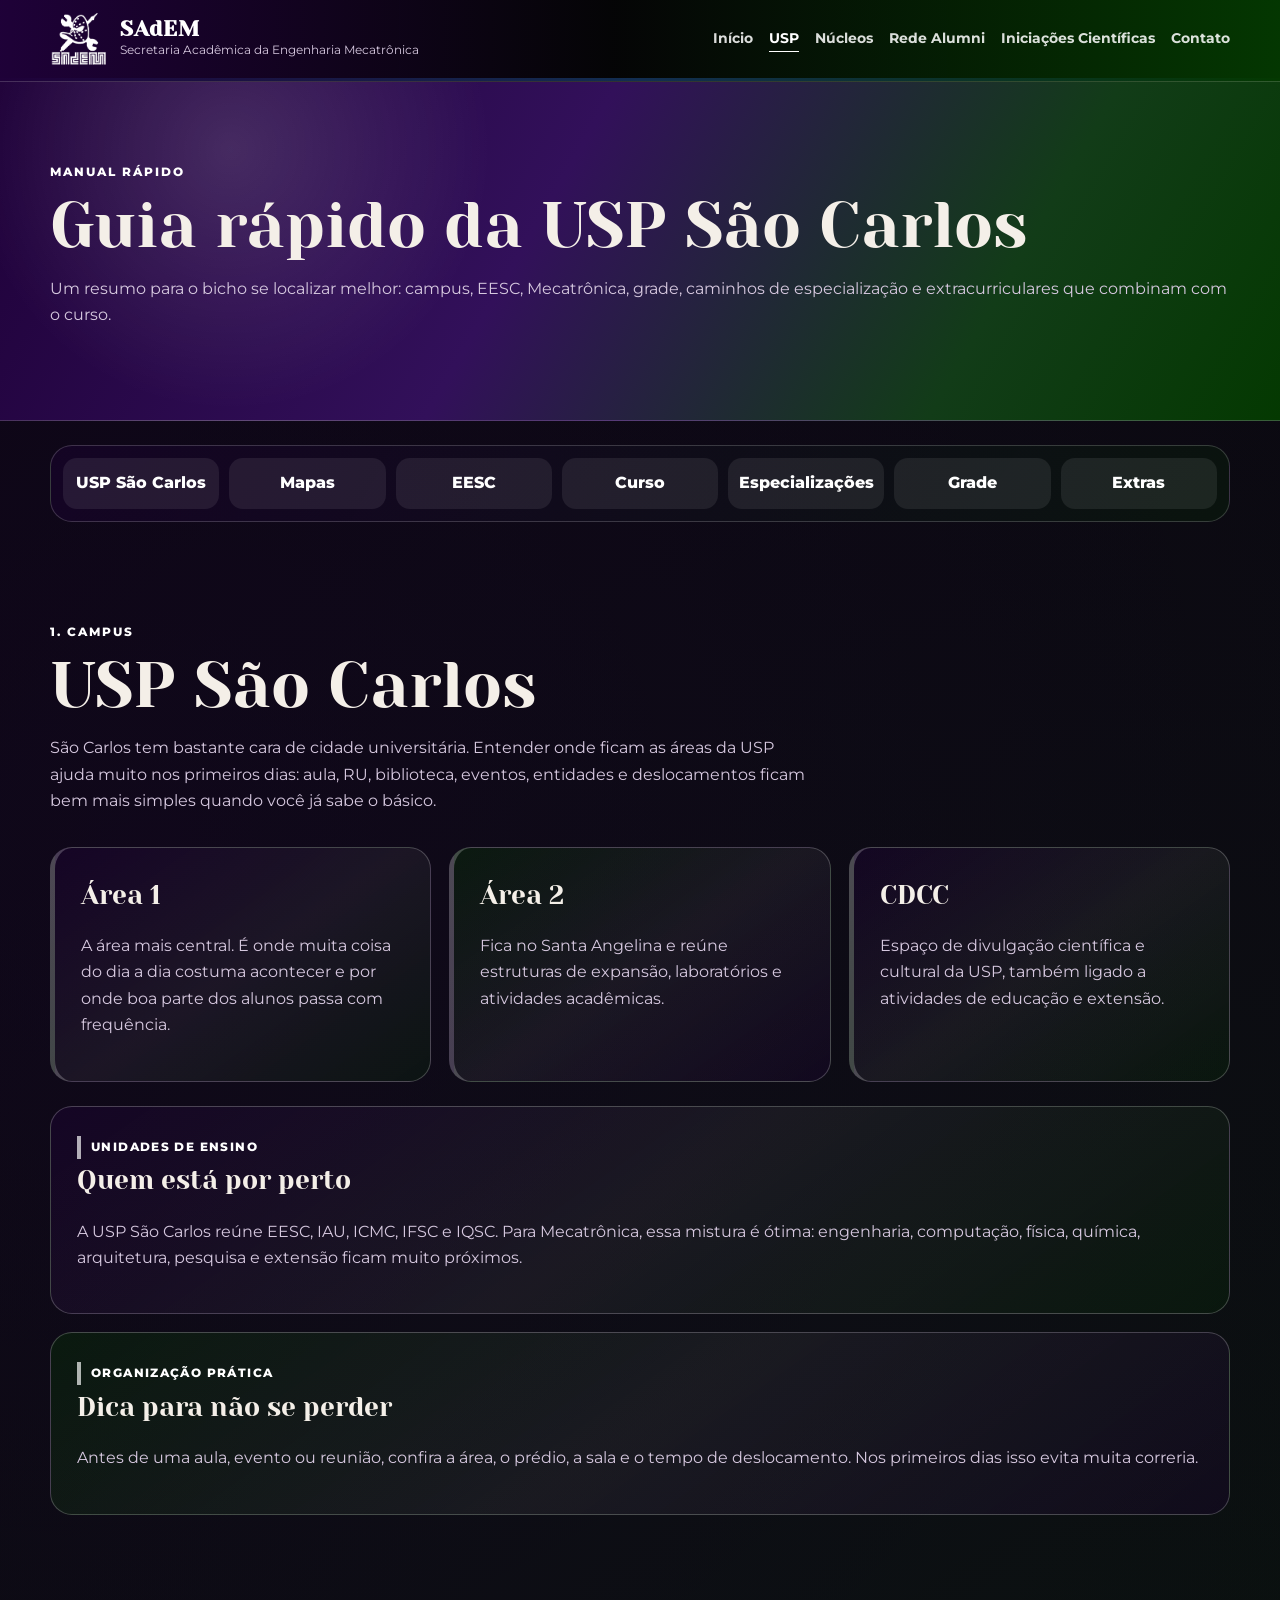
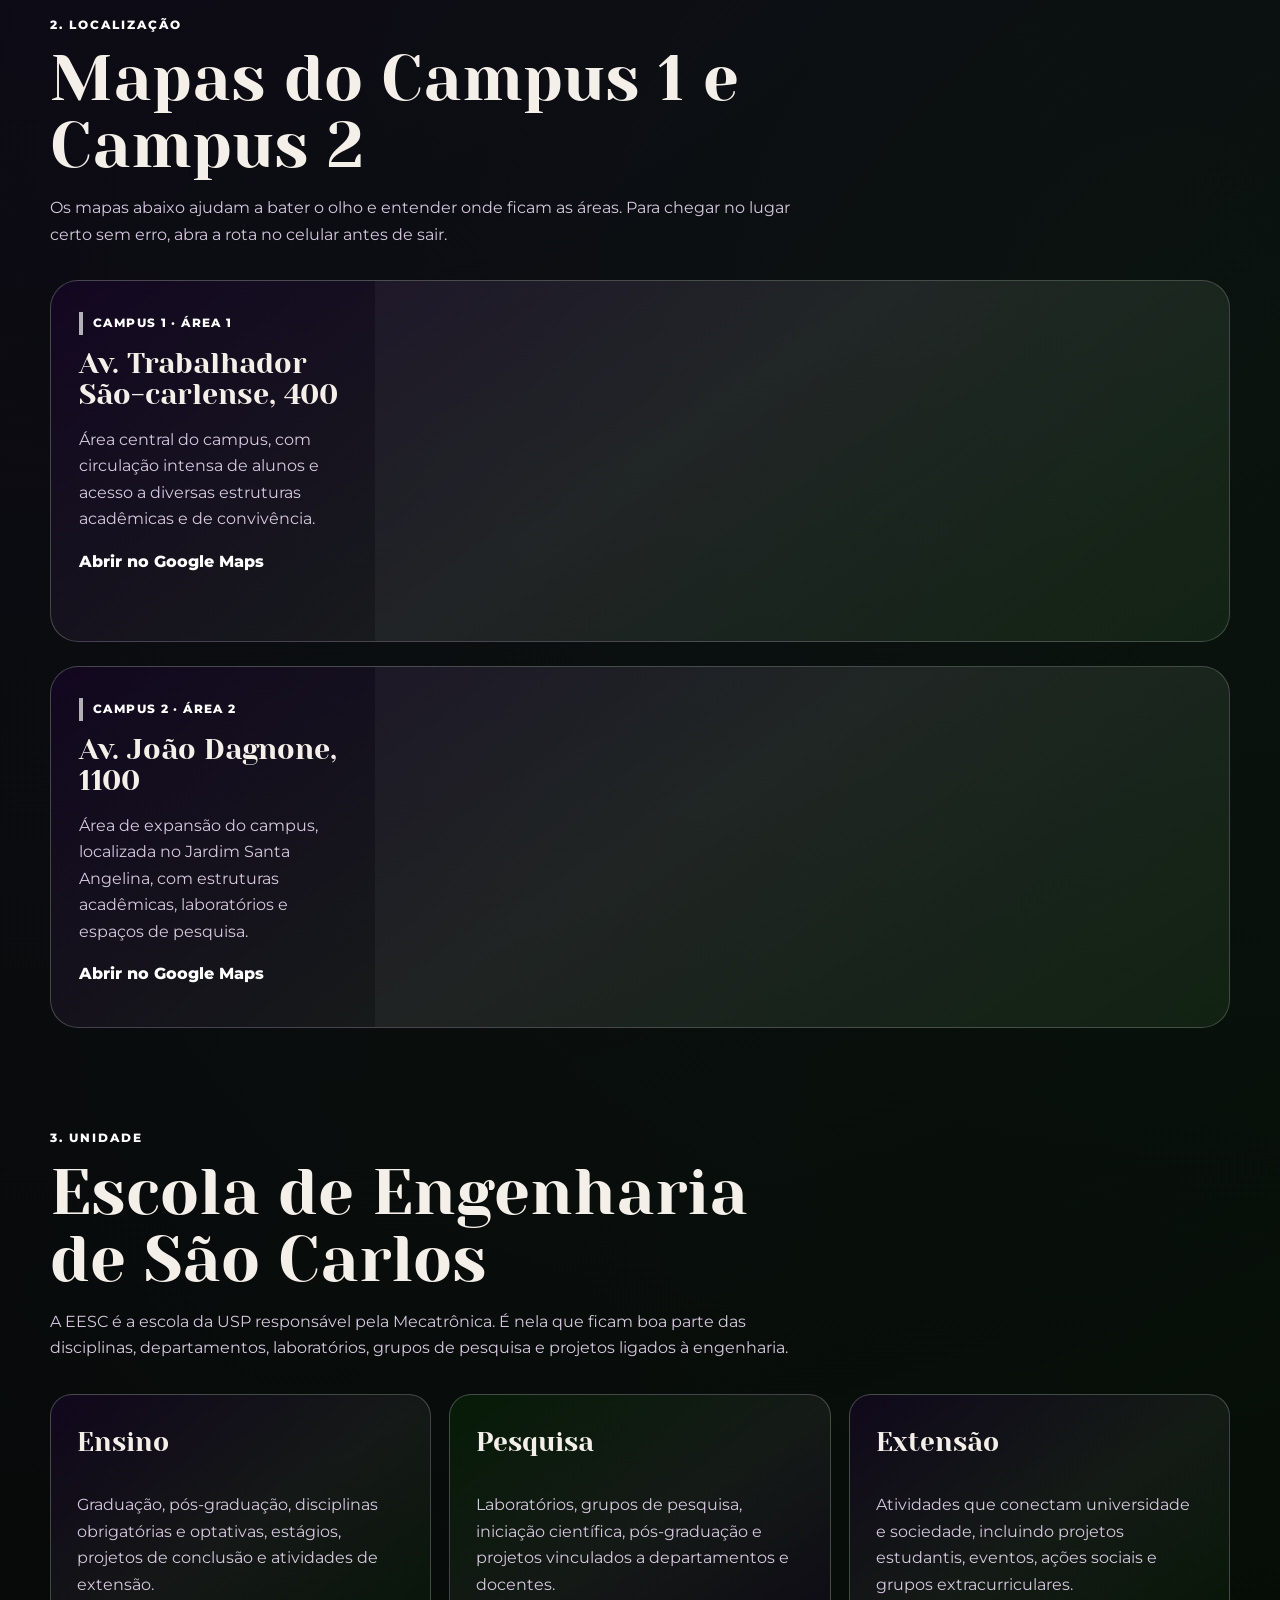
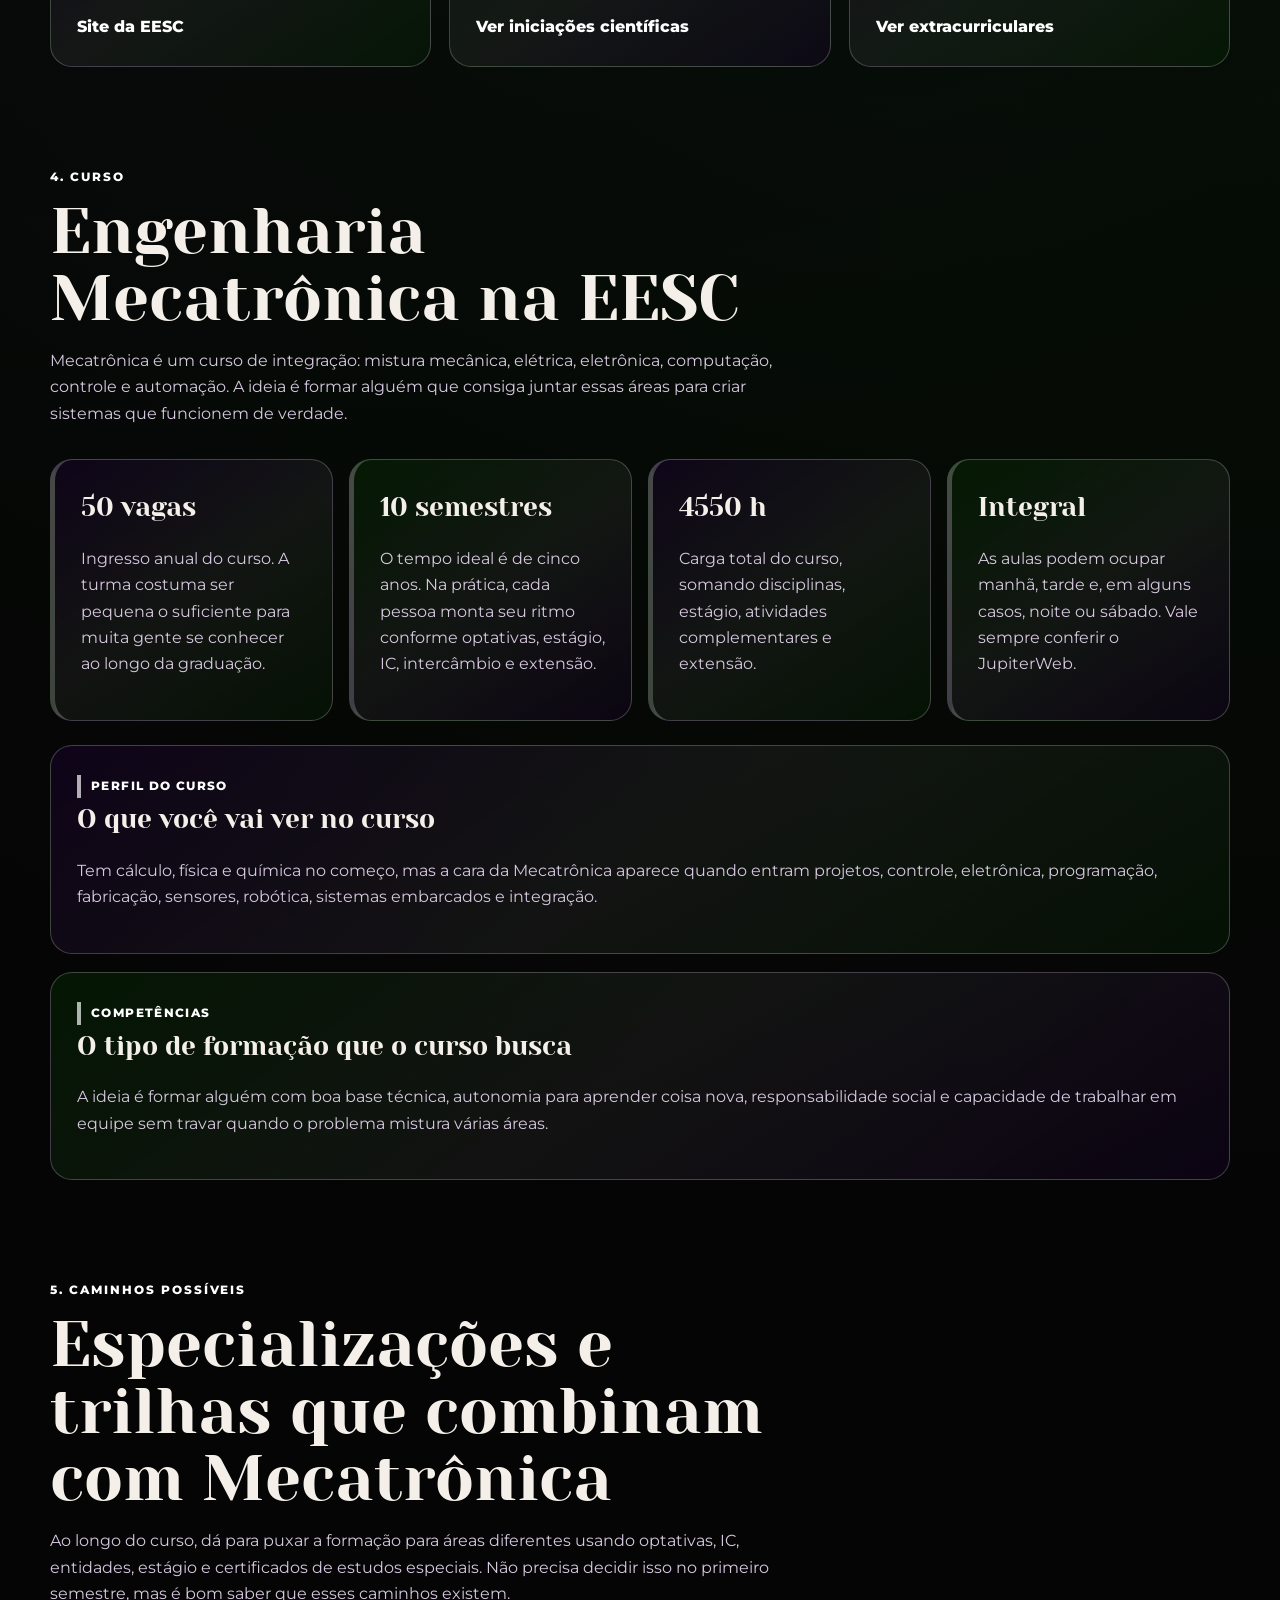
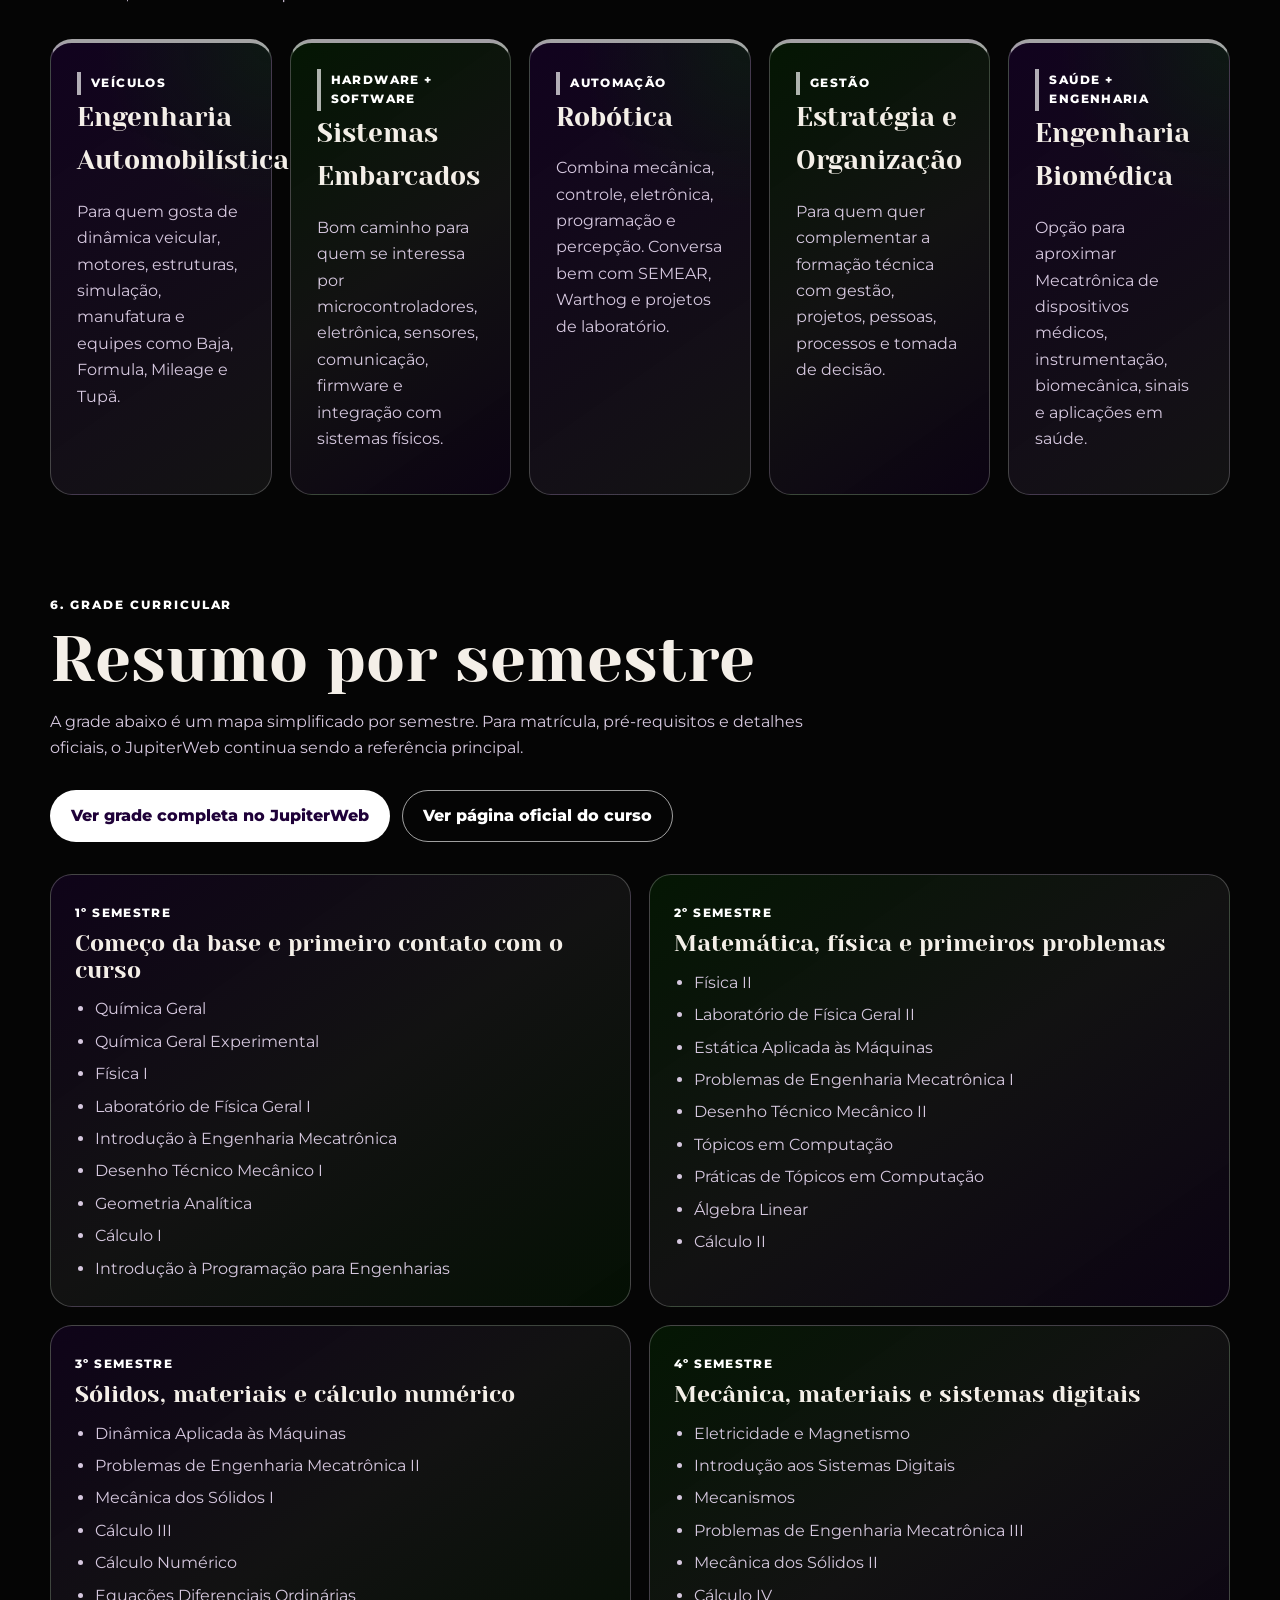
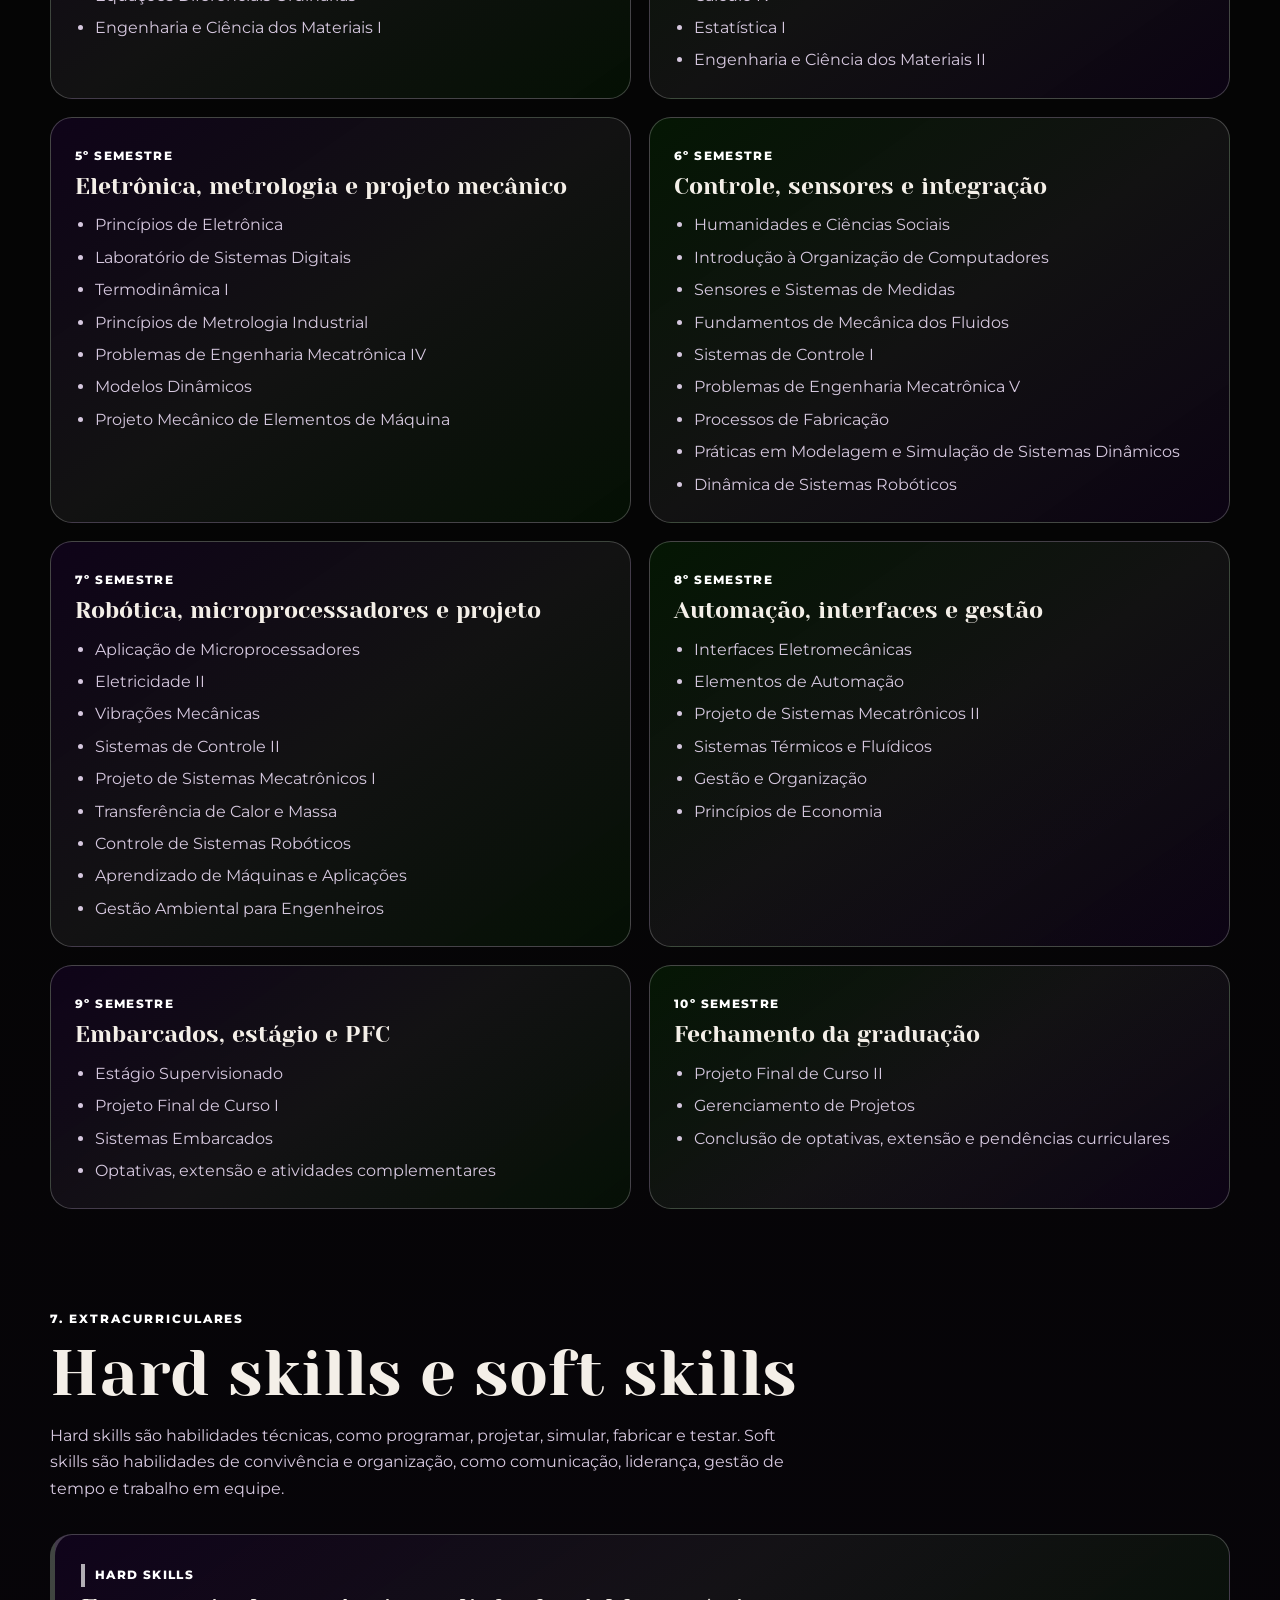
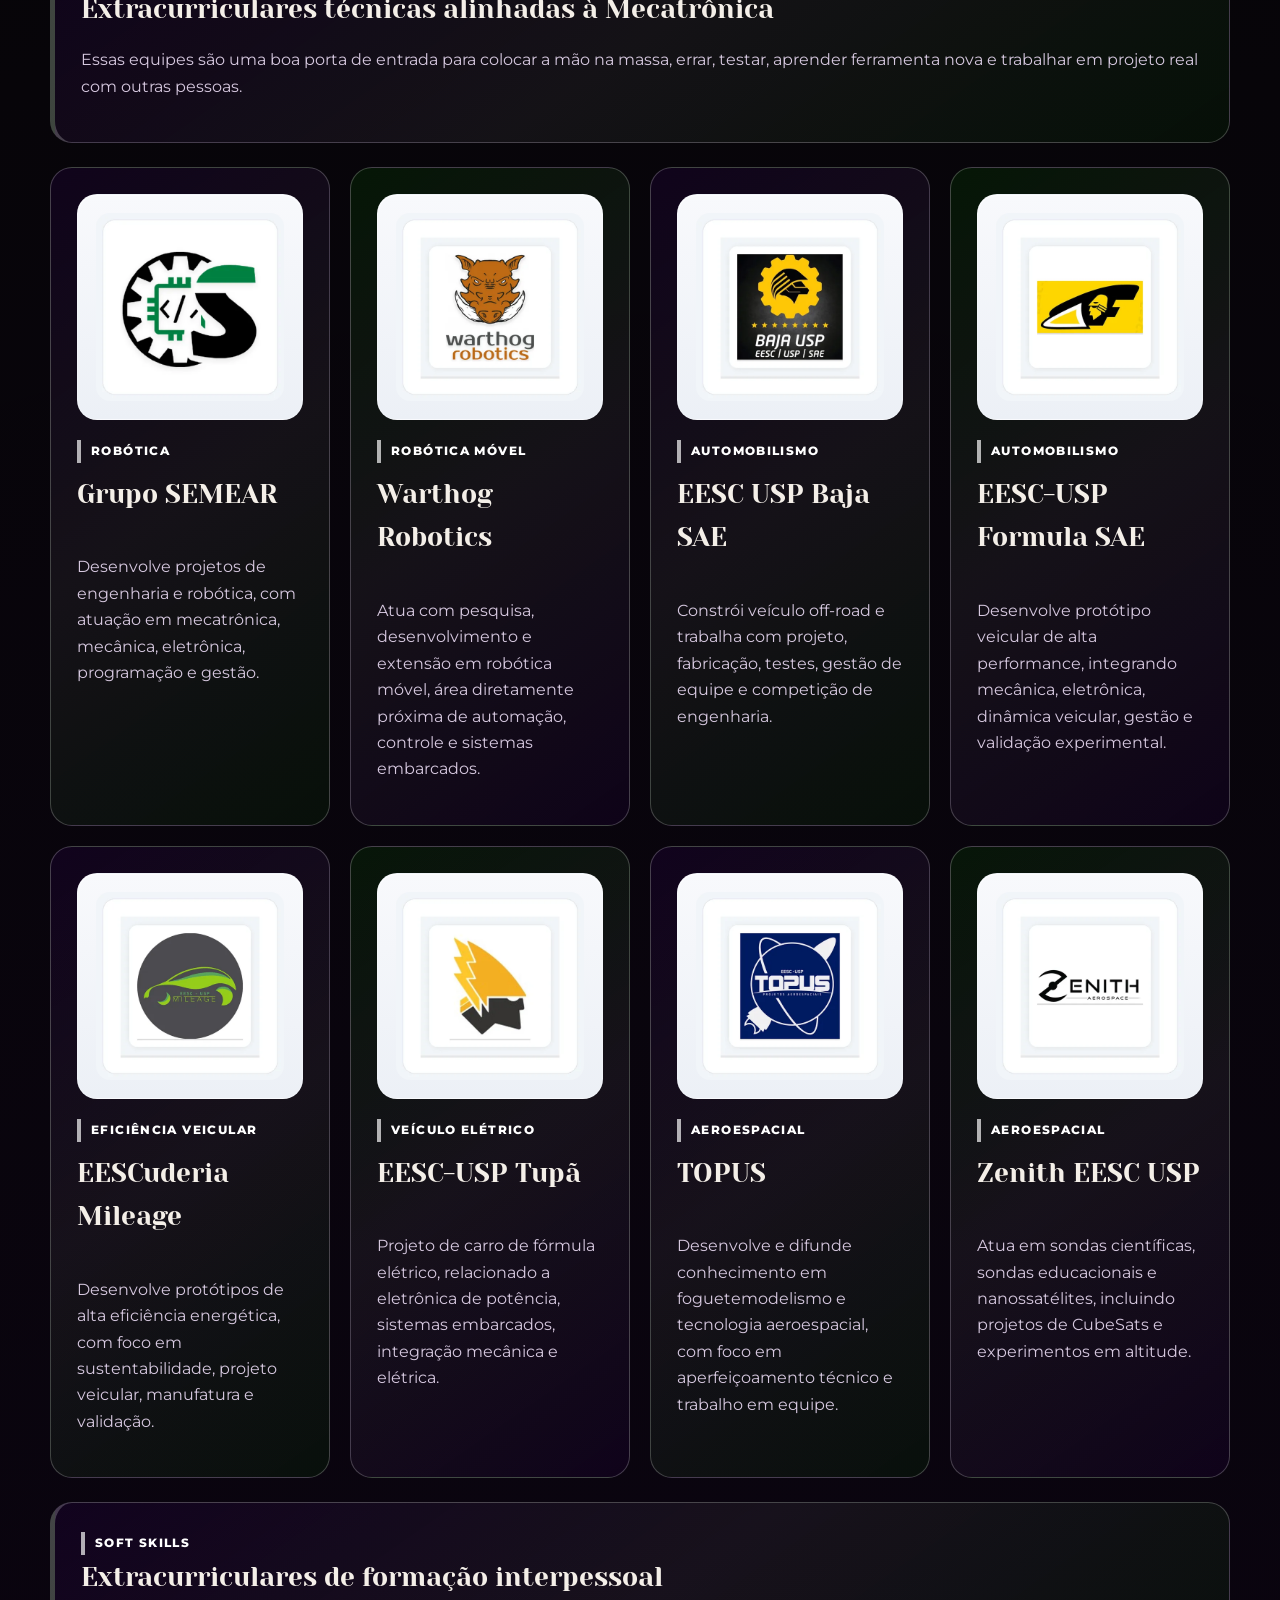
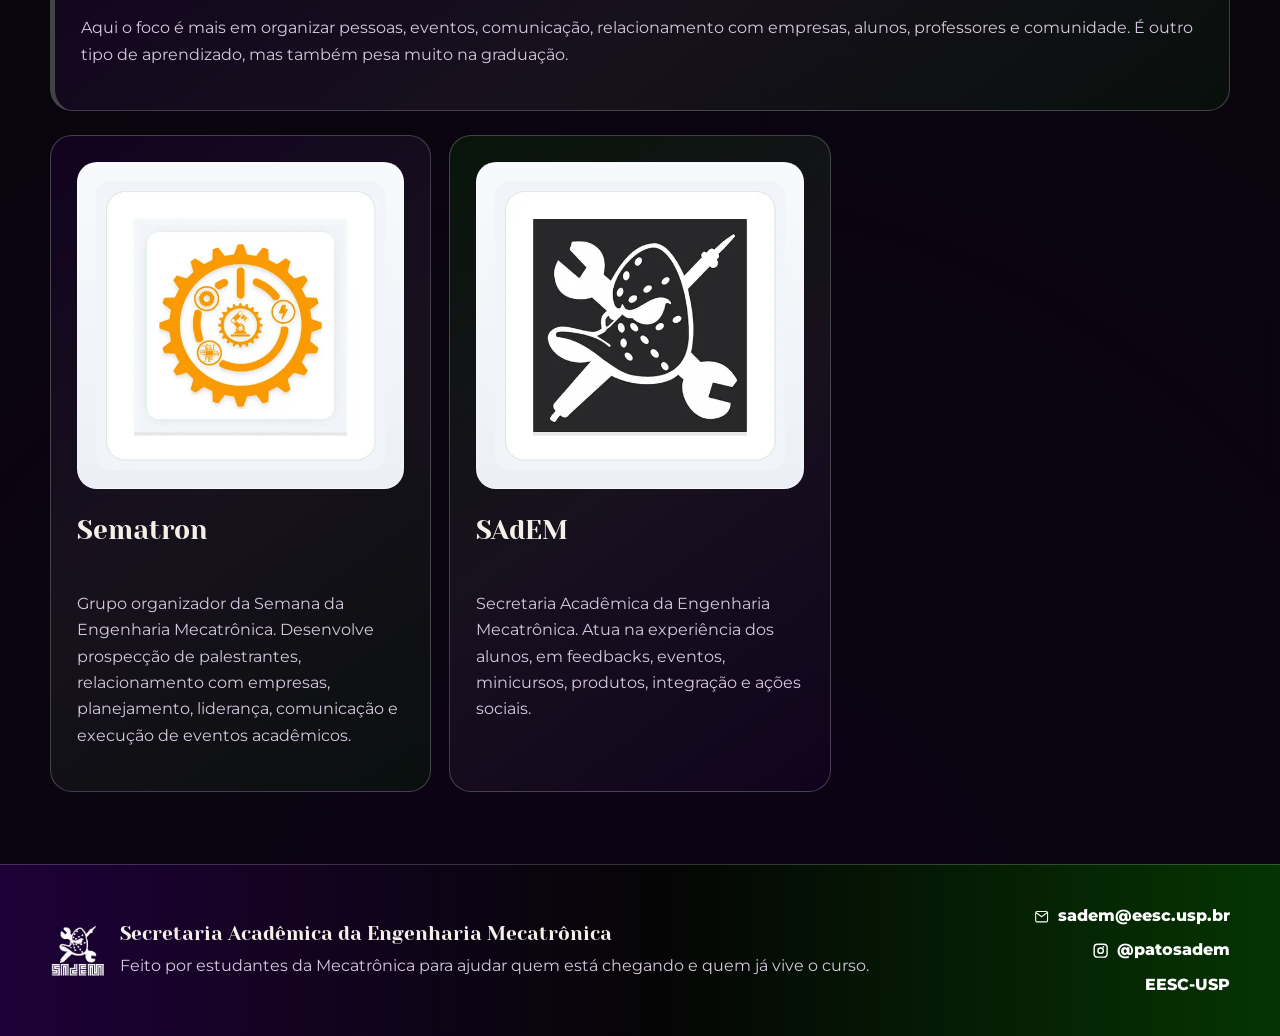
<file: usp.html>
<!DOCTYPE html>

<html lang="pt-BR">
<head>
<meta charset="utf-8"/>
<meta content="width=device-width, initial-scale=1.0" name="viewport"/>
<meta content="Guia da USP São Carlos, da EESC, do curso de Engenharia Mecatrônica, mapas do campus e extracurriculares relacionadas à Mecatrônica." name="description"/>
<title>USP | SAdEM</title>
<link href="https://fonts.googleapis.com" rel="preconnect"/>
<link crossorigin="" href="https://fonts.gstatic.com" rel="preconnect"/>
<link href="https://fonts.googleapis.com/css2?family=Yeseva+One&amp;family=Montserrat:wght@400;500;600;700;800&amp;display=swap" rel="stylesheet"/>
<link href="favicon.ico" rel="icon" sizes="any"/>
<link href="img/logo-sadem.png" rel="apple-touch-icon"/>
<link href="css/estilo.css" rel="stylesheet"/>
</head>
<body>
<header class="cabecalho">
<div class="container cabecalho-conteudo">
<a aria-label="Página inicial da SAdEM" class="marca" href="index.html">
<img alt="Logotipo da SAdEM" src="img/logo-sadem.png"/>
<div>
<strong>SAdEM</strong>
<span>Secretaria Acadêmica da Engenharia Mecatrônica</span>
</div>
</a>
<button aria-controls="menuPrincipal" aria-expanded="false" class="botao-menu" id="botaoMenu" type="button">Menu</button>
<nav aria-label="Menu principal" class="menu" id="menuPrincipal">
<a href="index.html">Início</a>
<a class="ativo" href="usp.html">USP</a>
<a href="nucleos.html">Núcleos</a>
<a href="alumni.html">Rede Alumni</a>
<a href="iniciacoes-cientificas.html">Iniciações Científicas</a>
<a href="contato.html">Contato</a>
</nav>
</div>
</header>
<main>
<section class="pagina-interna pagina-gradiente">
<div class="container">
<span class="rotulo">Manual rápido</span>
<h1>Guia rápido da USP São Carlos</h1>
<p>Um resumo para o bicho se localizar melhor: campus, EESC, Mecatrônica, grade, caminhos de especialização e extracurriculares que combinam com o curso.</p>
</div>
</section>
<section class="container secao secao-menor">
<nav aria-label="Índice da página USP" class="manual-indice"><a href="#usp-sao-carlos">USP São Carlos</a><a href="#mapas-campus">Mapas</a><a href="#eesc">EESC</a><a href="#curso">Curso</a><a href="#especializacoes">Especializações</a><a href="#grade-curricular">Grade</a><a href="#extracurriculares">Extras</a></nav>
</section>
<section class="container secao secao-menor manual-secao" id="usp-sao-carlos">
<div class="titulo-secao">
<span class="rotulo">1. Campus</span>
<h2>USP São Carlos</h2>
<p>São Carlos tem bastante cara de cidade universitária. Entender onde ficam as áreas da USP ajuda muito nos primeiros dias: aula, RU, biblioteca, eventos, entidades e deslocamentos ficam bem mais simples quando você já sabe o básico.</p>
</div>
<div class="grade-tres grade-campus">
<div class="bloco">
<h3>Área 1</h3>
<p>A área mais central. É onde muita coisa do dia a dia costuma acontecer e por onde boa parte dos alunos passa com frequência.</p>
</div>
<div class="bloco">
<h3>Área 2</h3>
<p>Fica no Santa Angelina e reúne estruturas de expansão, laboratórios e atividades acadêmicas.</p>
</div>
<div class="bloco">
<h3>CDCC</h3>
<p>Espaço de divulgação científica e cultural da USP, também ligado a atividades de educação e extensão.</p>
</div>

</div>
<div class="lista-cards espacamento-topo">
<article class="card-lista">
<span class="etiqueta">Unidades de ensino</span>
<h2>Quem está por perto</h2>
<p>A USP São Carlos reúne EESC, IAU, ICMC, IFSC e IQSC. Para Mecatrônica, essa mistura é ótima: engenharia, computação, física, química, arquitetura, pesquisa e extensão ficam muito próximos.</p>
</article>
<article class="card-lista">
<span class="etiqueta">Organização prática</span>
<h2>Dica para não se perder</h2>
<p>Antes de uma aula, evento ou reunião, confira a área, o prédio, a sala e o tempo de deslocamento. Nos primeiros dias isso evita muita correria.</p>
</article>
</div>
</section>
<section class="container secao secao-menor manual-secao" id="mapas-campus">
<div class="titulo-secao">
<span class="rotulo">2. Localização</span>
<h2>Mapas do Campus 1 e Campus 2</h2>
<p>Os mapas abaixo ajudam a bater o olho e entender onde ficam as áreas. Para chegar no lugar certo sem erro, abra a rota no celular antes de sair.</p>
</div>
<div class="mapas-campus">
<article class="mapa-card">
<div class="mapa-conteudo">
<span class="etiqueta">Campus 1 · Área 1</span>
<h3>Av. Trabalhador São-carlense, 400</h3>
<p>Área central do campus, com circulação intensa de alunos e acesso a diversas estruturas acadêmicas e de convivência.</p>
<a href="https://www.google.com/maps/search/?api=1&amp;query=USP%20S%C3%A3o%20Carlos%20%C3%81rea%201" rel="noopener" target="_blank">Abrir no Google Maps</a>
</div>
<div class="mapa-embed">
<iframe loading="lazy" referrerpolicy="no-referrer-when-downgrade" src="https://www.google.com/maps?q=USP%20S%C3%A3o%20Carlos%20%C3%81rea%201&amp;output=embed" title="Mapa da USP São Carlos - Campus 1"></iframe>
</div>
</article>
<article class="mapa-card">
<div class="mapa-conteudo">
<span class="etiqueta">Campus 2 · Área 2</span>
<h3>Av. João Dagnone, 1100</h3>
<p>Área de expansão do campus, localizada no Jardim Santa Angelina, com estruturas acadêmicas, laboratórios e espaços de pesquisa.</p>
<a href="https://www.google.com/maps/search/?api=1&amp;query=USP%20S%C3%A3o%20Carlos%20%C3%81rea%202" rel="noopener" target="_blank">Abrir no Google Maps</a>
</div>
<div class="mapa-embed">
<iframe loading="lazy" referrerpolicy="no-referrer-when-downgrade" src="https://www.google.com/maps?q=USP%20S%C3%A3o%20Carlos%20%C3%81rea%202&amp;output=embed" title="Mapa da USP São Carlos - Campus 2"></iframe>
</div>
</article>
</div>
</section>
<section class="container secao secao-menor manual-secao" id="eesc">
<div class="titulo-secao">
<span class="rotulo">3. Unidade</span>
<h2>Escola de Engenharia de São Carlos</h2>
<p>A EESC é a escola da USP responsável pela Mecatrônica. É nela que ficam boa parte das disciplinas, departamentos, laboratórios, grupos de pesquisa e projetos ligados à engenharia.</p>
</div>
<div class="grade-tres">
<article class="card-destaque">
<h3>Ensino</h3>
<p>Graduação, pós-graduação, disciplinas obrigatórias e optativas, estágios, projetos de conclusão e atividades de extensão.</p>
<a href="https://eesc.usp.br/" rel="noopener" target="_blank">Site da EESC</a>
</article>
<article class="card-destaque">
<h3>Pesquisa</h3>
<p>Laboratórios, grupos de pesquisa, iniciação científica, pós-graduação e projetos vinculados a departamentos e docentes.</p>
<a href="iniciacoes-cientificas.html">Ver iniciações científicas</a>
</article>
<article class="card-destaque">
<h3>Extensão</h3>
<p>Atividades que conectam universidade e sociedade, incluindo projetos estudantis, eventos, ações sociais e grupos extracurriculares.</p>
<a href="#extracurriculares">Ver extracurriculares</a>
</article>
</div>
</section>
<section class="container secao secao-menor manual-secao" id="curso">
<div class="titulo-secao">
<span class="rotulo">4. Curso</span>
<h2>Engenharia Mecatrônica na EESC</h2>
<p>Mecatrônica é um curso de integração: mistura mecânica, elétrica, eletrônica, computação, controle e automação. A ideia é formar alguém que consiga juntar essas áreas para criar sistemas que funcionem de verdade.</p>
</div>
<div class="grade-quatro">
<div class="bloco">
<h3>50 vagas</h3>
<p>Ingresso anual do curso. A turma costuma ser pequena o suficiente para muita gente se conhecer ao longo da graduação.</p>
</div>
<div class="bloco">
<h3>10 semestres</h3>
<p>O tempo ideal é de cinco anos. Na prática, cada pessoa monta seu ritmo conforme optativas, estágio, IC, intercâmbio e extensão.</p>
</div>
<div class="bloco">
<h3>4550 h</h3>
<p>Carga total do curso, somando disciplinas, estágio, atividades complementares e extensão.</p>
</div>
<div class="bloco">
<h3>Integral</h3>
<p>As aulas podem ocupar manhã, tarde e, em alguns casos, noite ou sábado. Vale sempre conferir o JupiterWeb.</p>
</div>
</div>
<div class="lista-cards espacamento-topo">
<article class="card-lista">
<span class="etiqueta">Perfil do curso</span>
<h2>O que você vai ver no curso</h2>
<p>Tem cálculo, física e química no começo, mas a cara da Mecatrônica aparece quando entram projetos, controle, eletrônica, programação, fabricação, sensores, robótica, sistemas embarcados e integração.</p>
</article>
<article class="card-lista">
<span class="etiqueta">Competências</span>
<h2>O tipo de formação que o curso busca</h2>
<p>A ideia é formar alguém com boa base técnica, autonomia para aprender coisa nova, responsabilidade social e capacidade de trabalhar em equipe sem travar quando o problema mistura várias áreas.</p>
</article>
</div>
</section>
<section class="container secao secao-menor manual-secao" id="especializacoes">
<div class="titulo-secao">
<span class="rotulo">5. Caminhos possíveis</span>
<h2>Especializações e trilhas que combinam com Mecatrônica</h2>
<p>Ao longo do curso, dá para puxar a formação para áreas diferentes usando optativas, IC, entidades, estágio e certificados de estudos especiais. Não precisa decidir isso no primeiro semestre, mas é bom saber que esses caminhos existem.</p>
</div>
<div class="grade-especializacoes">
<article class="card-lista card-colorido"><span class="etiqueta">Veículos</span><h2>Engenharia Automobilística</h2><p>Para quem gosta de dinâmica veicular, motores, estruturas, simulação, manufatura e equipes como Baja, Formula, Mileage e Tupã.</p></article>
<article class="card-lista card-colorido"><span class="etiqueta">Hardware + software</span><h2>Sistemas Embarcados</h2><p>Bom caminho para quem se interessa por microcontroladores, eletrônica, sensores, comunicação, firmware e integração com sistemas físicos.</p></article>
<article class="card-lista card-colorido"><span class="etiqueta">Automação</span><h2>Robótica</h2><p>Combina mecânica, controle, eletrônica, programação e percepção. Conversa bem com SEMEAR, Warthog e projetos de laboratório.</p></article>
<article class="card-lista card-colorido"><span class="etiqueta">Gestão</span><h2>Estratégia e Organização</h2><p>Para quem quer complementar a formação técnica com gestão, projetos, pessoas, processos e tomada de decisão.</p></article>
<article class="card-lista card-colorido"><span class="etiqueta">Saúde + engenharia</span><h2>Engenharia Biomédica</h2><p>Opção para aproximar Mecatrônica de dispositivos médicos, instrumentação, biomecânica, sinais e aplicações em saúde.</p></article>
</div></section><section class="container secao secao-menor manual-secao" id="grade-curricular">
<div class="titulo-secao">
<span class="rotulo">6. Grade curricular</span>
<h2>Resumo por semestre</h2>
<p>A grade abaixo é um mapa simplificado por semestre. Para matrícula, pré-requisitos e detalhes oficiais, o JupiterWeb continua sendo a referência principal.</p>
<div class="acoes">
<a class="botao" href="https://uspdigital.usp.br/jupiterweb/listarGradeCurricular?codcg=18&amp;codcur=18250&amp;codhab=0&amp;tipo=N" rel="noopener" target="_blank">Ver grade completa no JupiterWeb</a>
<a class="botao botao-secundario" href="https://eesc.usp.br/graduacao/curso.php?id=18250" rel="noopener" target="_blank">Ver página oficial do curso</a>
</div>
</div>
<div aria-label="Resumo da grade curricular ideal de Engenharia Mecatrônica" class="grade-curricular"><article class="card-curricular"><span>1º semestre</span><h3>Começo da base e primeiro contato com o curso</h3><ul><li>Química Geral</li><li>Química Geral Experimental</li><li>Física I</li><li>Laboratório de Física Geral I</li><li>Introdução à Engenharia Mecatrônica</li><li>Desenho Técnico Mecânico I</li><li>Geometria Analítica</li><li>Cálculo I</li><li>Introdução à Programação para Engenharias</li></ul></article><article class="card-curricular"><span>2º semestre</span><h3>Matemática, física e primeiros problemas</h3><ul><li>Física II</li><li>Laboratório de Física Geral II</li><li>Estática Aplicada às Máquinas</li><li>Problemas de Engenharia Mecatrônica I</li><li>Desenho Técnico Mecânico II</li><li>Tópicos em Computação</li><li>Práticas de Tópicos em Computação</li><li>Álgebra Linear</li><li>Cálculo II</li></ul></article><article class="card-curricular"><span>3º semestre</span><h3>Sólidos, materiais e cálculo numérico</h3><ul><li>Dinâmica Aplicada às Máquinas</li><li>Problemas de Engenharia Mecatrônica II</li><li>Mecânica dos Sólidos I</li><li>Cálculo III</li><li>Cálculo Numérico</li><li>Equações Diferenciais Ordinárias</li><li>Engenharia e Ciência dos Materiais I</li></ul></article><article class="card-curricular"><span>4º semestre</span><h3>Mecânica, materiais e sistemas digitais</h3><ul><li>Eletricidade e Magnetismo</li><li>Introdução aos Sistemas Digitais</li><li>Mecanismos</li><li>Problemas de Engenharia Mecatrônica III</li><li>Mecânica dos Sólidos II</li><li>Cálculo IV</li><li>Estatística I</li><li>Engenharia e Ciência dos Materiais II</li></ul></article><article class="card-curricular"><span>5º semestre</span><h3>Eletrônica, metrologia e projeto mecânico</h3><ul><li>Princípios de Eletrônica</li><li>Laboratório de Sistemas Digitais</li><li>Termodinâmica I</li><li>Princípios de Metrologia Industrial</li><li>Problemas de Engenharia Mecatrônica IV</li><li>Modelos Dinâmicos</li><li>Projeto Mecânico de Elementos de Máquina</li></ul></article><article class="card-curricular"><span>6º semestre</span><h3>Controle, sensores e integração</h3><ul><li>Humanidades e Ciências Sociais</li><li>Introdução à Organização de Computadores</li><li>Sensores e Sistemas de Medidas</li><li>Fundamentos de Mecânica dos Fluidos</li><li>Sistemas de Controle I</li><li>Problemas de Engenharia Mecatrônica V</li><li>Processos de Fabricação</li><li>Práticas em Modelagem e Simulação de Sistemas Dinâmicos</li><li>Dinâmica de Sistemas Robóticos</li></ul></article><article class="card-curricular"><span>7º semestre</span><h3>Robótica, microprocessadores e projeto</h3><ul><li>Aplicação de Microprocessadores</li><li>Eletricidade II</li><li>Vibrações Mecânicas</li><li>Sistemas de Controle II</li><li>Projeto de Sistemas Mecatrônicos I</li><li>Transferência de Calor e Massa</li><li>Controle de Sistemas Robóticos</li><li>Aprendizado de Máquinas e Aplicações</li><li>Gestão Ambiental para Engenheiros</li></ul></article><article class="card-curricular"><span>8º semestre</span><h3>Automação, interfaces e gestão</h3><ul><li>Interfaces Eletromecânicas</li><li>Elementos de Automação</li><li>Projeto de Sistemas Mecatrônicos II</li><li>Sistemas Térmicos e Fluídicos</li><li>Gestão e Organização</li><li>Princípios de Economia</li></ul></article><article class="card-curricular"><span>9º semestre</span><h3>Embarcados, estágio e PFC</h3><ul><li>Estágio Supervisionado</li><li>Projeto Final de Curso I</li><li>Sistemas Embarcados</li><li>Optativas, extensão e atividades complementares</li></ul></article><article class="card-curricular"><span>10º semestre</span><h3>Fechamento da graduação</h3><ul><li>Projeto Final de Curso II</li><li>Gerenciamento de Projetos</li><li>Conclusão de optativas, extensão e pendências curriculares</li></ul></article></div>
</section>
<section class="container secao secao-menor manual-secao" id="extracurriculares">
<div class="titulo-secao">
<span class="rotulo">7. Extracurriculares</span>
<h2>Hard skills e soft skills</h2>
<p>Hard skills são habilidades técnicas, como programar, projetar, simular, fabricar e testar. Soft skills são habilidades de convivência e organização, como comunicação, liderança, gestão de tempo e trabalho em equipe.</p>
</div>
<div class="lista-cards">
<article class="card-lista destaque-secao">
<span class="etiqueta">Hard skills</span>
<h2>Extracurriculares técnicas alinhadas à Mecatrônica</h2>
<p>Essas equipes são uma boa porta de entrada para colocar a mão na massa, errar, testar, aprender ferramenta nova e trabalhar em projeto real com outras pessoas.</p>
</article>
</div>
<div class="grade-extracurriculares espacamento-topo">
<article class="card-lista card-extracurricular">
<div class="imagem-extracurricular"><img alt="Identidade visual do Grupo SEMEAR" loading="lazy" src="img/extracurriculares/semear.webp"/></div>
<span class="etiqueta">Robótica</span>
<h2>Grupo SEMEAR</h2>
<p>Desenvolve projetos de engenharia e robótica, com atuação em mecatrônica, mecânica, eletrônica, programação e gestão.</p>
</article>
<article class="card-lista card-extracurricular">
<div class="imagem-extracurricular"><img alt="Identidade visual da Warthog Robotics" loading="lazy" src="img/extracurriculares/warthog.webp"/></div>
<span class="etiqueta">Robótica móvel</span>
<h2>Warthog Robotics</h2>
<p>Atua com pesquisa, desenvolvimento e extensão em robótica móvel, área diretamente próxima de automação, controle e sistemas embarcados.</p>
</article>
<article class="card-lista card-extracurricular">
<div class="imagem-extracurricular"><img alt="Identidade visual da equipe EESC USP Baja SAE" loading="lazy" src="img/extracurriculares/baja.webp"/></div>
<span class="etiqueta">Automobilismo</span>
<h2>EESC USP Baja SAE</h2>
<p>Constrói veículo off-road e trabalha com projeto, fabricação, testes, gestão de equipe e competição de engenharia.</p>
</article>
<article class="card-lista card-extracurricular">
<div class="imagem-extracurricular"><img alt="Identidade visual da equipe EESC-USP Formula SAE" loading="lazy" src="img/extracurriculares/formula.webp"/></div>
<span class="etiqueta">Automobilismo</span>
<h2>EESC-USP Formula SAE</h2>
<p>Desenvolve protótipo veicular de alta performance, integrando mecânica, eletrônica, dinâmica veicular, gestão e validação experimental.</p>
</article>
<article class="card-lista card-extracurricular">
<div class="imagem-extracurricular"><img alt="Identidade visual da EESCuderia Mileage" loading="lazy" src="img/extracurriculares/mileage.webp"/></div>
<span class="etiqueta">Eficiência veicular</span>
<h2>EESCuderia Mileage</h2>
<p>Desenvolve protótipos de alta eficiência energética, com foco em sustentabilidade, projeto veicular, manufatura e validação.</p>
</article>
<article class="card-lista card-extracurricular">
<div class="imagem-extracurricular"><img alt="Identidade visual da equipe EESC-USP Tupã" loading="lazy" src="img/extracurriculares/tupa.webp"/></div>
<span class="etiqueta">Veículo elétrico</span>
<h2>EESC-USP Tupã</h2>
<p>Projeto de carro de fórmula elétrico, relacionado a eletrônica de potência, sistemas embarcados, integração mecânica e elétrica.</p>
</article>
<article class="card-lista card-extracurricular">
<div class="imagem-extracurricular"><img alt="Identidade visual do grupo TOPUS" loading="lazy" src="img/extracurriculares/topus.webp"/></div>
<span class="etiqueta">Aeroespacial</span>
<h2>TOPUS</h2>
<p>Desenvolve e difunde conhecimento em foguetemodelismo e tecnologia aeroespacial, com foco em aperfeiçoamento técnico e trabalho em equipe.</p>
</article>
<article class="card-lista card-extracurricular">
<div class="imagem-extracurricular"><img alt="Identidade visual do grupo Zenith EESC USP" loading="lazy" src="img/extracurriculares/zenith.webp"/></div>
<span class="etiqueta">Aeroespacial</span>
<h2>Zenith EESC USP</h2>
<p>Atua em sondas científicas, sondas educacionais e nanossatélites, incluindo projetos de CubeSats e experimentos em altitude.</p>
</article>
</div>
<div class="lista-cards espacamento-topo">
<article class="card-lista destaque-secao">
<span class="etiqueta">Soft skills</span>
<h2>Extracurriculares de formação interpessoal</h2>
<p>Aqui o foco é mais em organizar pessoas, eventos, comunicação, relacionamento com empresas, alunos, professores e comunidade. É outro tipo de aprendizado, mas também pesa muito na graduação.</p>
</article>
</div>
<div class="grade-tres espacamento-topo">
<article class="card-destaque card-extracurricular">
<div class="imagem-extracurricular"><img alt="Imagem de evento da Sematron" loading="lazy" referrerpolicy="no-referrer" src="img/extracurriculares/sematron.webp"/></div>
<h3>Sematron</h3>
<p>Grupo organizador da Semana da Engenharia Mecatrônica. Desenvolve prospecção de palestrantes, relacionamento com empresas, planejamento, liderança, comunicação e execução de eventos acadêmicos.</p>
</article>
<article class="card-destaque card-extracurricular">
<div class="imagem-extracurricular"><img alt="Logotipo da SAdEM" loading="lazy" src="img/extracurriculares/sadem.webp"/></div>
<h3>SAdEM</h3>
<p>Secretaria Acadêmica da Engenharia Mecatrônica. Atua na experiência dos alunos, em feedbacks, eventos, minicursos, produtos, integração e ações sociais.</p>
</article>

</div>
</section>
</main>
<footer class="rodape">
<div class="container rodape-conteudo">
<div class="rodape-marca">
<img alt="Logotipo da SAdEM" class="logo-rodape" src="img/logo-sadem.png"/>
<div>
<strong>Secretaria Acadêmica da Engenharia Mecatrônica</strong>
<p>Feito por estudantes da Mecatrônica para ajudar quem está chegando e quem já vive o curso.</p>
</div>
</div>
<div class="rodape-contatos">
<p><a class="link-rodape-icone" href="mailto:sadem@eesc.usp.br"><svg aria-hidden="true" class="icone-rodape" viewBox="0 0 24 24"><path d="M3 6.75A2.75 2.75 0 0 1 5.75 4h12.5A2.75 2.75 0 0 1 21 6.75v10.5A2.75 2.75 0 0 1 18.25 20H5.75A2.75 2.75 0 0 1 3 17.25V6.75Zm2.75-1.25c-.4 0-.75.2-.98.5L12 11.1 19.23 6a1.2 1.2 0 0 0-.98-.5H5.75Zm13.75 2.2-6.78 4.78a1.25 1.25 0 0 1-1.44 0L4.5 7.7v9.55c0 .7.55 1.25 1.25 1.25h12.5c.7 0 1.25-.55 1.25-1.25V7.7Z"></path></svg> sadem@eesc.usp.br</a></p>
<p><a class="link-rodape-icone" href="https://www.instagram.com/patosadem/" rel="noopener" target="_blank"><svg aria-hidden="true" class="icone-rodape" viewBox="0 0 24 24"><path d="M7.75 2h8.5A5.76 5.76 0 0 1 22 7.75v8.5A5.76 5.76 0 0 1 16.25 22h-8.5A5.76 5.76 0 0 1 2 16.25v-8.5A5.76 5.76 0 0 1 7.75 2Zm0 2A3.76 3.76 0 0 0 4 7.75v8.5A3.76 3.76 0 0 0 7.75 20h8.5A3.76 3.76 0 0 0 20 16.25v-8.5A3.76 3.76 0 0 0 16.25 4h-8.5ZM12 7.25A4.75 4.75 0 1 1 12 16.75 4.75 4.75 0 0 1 12 7.25Zm0 2A2.75 2.75 0 1 0 12 14.75 2.75 2.75 0 0 0 12 9.25Zm5.05-2.55a1.2 1.2 0 1 1-2.4 0 1.2 1.2 0 0 1 2.4 0Z"></path></svg> @patosadem</a></p>
<p><a href="https://eesc.usp.br/" rel="noopener" target="_blank">EESC-USP</a></p>
</div>
</div>
</footer>
<script src="js/script.js"></script>
</body>
</html>
</file>
<file: css/estilo.css>
:root {
  --roxo-sadem: #1f0139;
  --verde-sadem: #043901;
  --preto: #050505;
  --branco-puro: #ffffff;
  --texto: #f4efe8;
  --texto-escuro: #1b1520;
  --texto-suave: #d6c8df;
  --borda-clara: rgba(255, 255, 255, 0.18);
  --largura: 1180px;
  --fonte-titulo: "Yeseva One", Georgia, serif;
  --fonte-texto: "Montserrat", Futura, Arial, Helvetica, sans-serif;
}

* {
  box-sizing: border-box;
}

html {
  scroll-behavior: smooth;
}

body {
  margin: 0;
  font-family: var(--fonte-texto);
  background: var(--preto);
  color: var(--texto);
  line-height: 1.65;
}

img {
  max-width: 100%;
  display: block;
}

.container {
  width: min(100% - 32px, var(--largura));
  margin: 0 auto;
}

.cabecalho {
  position: sticky;
  top: 0;
  z-index: 20;
  background: rgba(5, 5, 5, 0.94);
  border-bottom: 1px solid var(--borda-clara);
}

.cabecalho::after {
  content: "";
  display: block;
  height: 3px;
  background: linear-gradient(90deg, var(--roxo-sadem), #122e51, var(--verde-sadem));
}

.cabecalho-conteudo {
  min-height: 78px;
  display: flex;
  align-items: center;
  justify-content: space-between;
  gap: 24px;
}

.marca {
  display: flex;
  align-items: center;
  gap: 12px;
  color: var(--branco-puro);
  text-decoration: none;
}

.marca img {
  width: 58px;
  height: 58px;
  object-fit: contain;
}

.marca strong {
  display: block;
  font-family: var(--fonte-titulo);
  font-size: 1.35rem;
  line-height: 1;
  letter-spacing: 0.03em;
}

.marca span {
  display: block;
  max-width: 320px;
  font-size: 0.78rem;
  color: var(--texto-suave);
}

.menu {
  display: flex;
  align-items: center;
  gap: 16px;
  flex-wrap: wrap;
}

.menu a {
  color: var(--branco-puro);
  text-decoration: none;
  font-size: 0.9rem;
  font-weight: 700;
  opacity: 0.86;
}

.menu a:hover,
.menu a.ativo {
  opacity: 1;
  text-decoration: underline;
  text-underline-offset: 8px;
}

.botao-menu {
  display: none;
}

.abertura {
  background: linear-gradient(115deg, var(--roxo-sadem), #12285b 48%, var(--verde-sadem));
}

.abertura-principal {
  padding: 88px 0;
}

.abertura-conteudo {
  display: grid;
  grid-template-columns: 1.35fr 0.65fr;
  gap: 48px;
  align-items: center;
}

.abertura h1,
.pagina-interna h1,
.titulo-secao h2,
.card-destaque h2,
.card-destaque h3,
.bloco h2,
.bloco h3,
.card-lista h2,
.card-lista h3,
.linha-tempo h2,
.card-contato h2,
.formulario h2,
.caixa-informativa h2,
.caixa-informativa h3,
.cartao-resumo h2 {
  font-family: var(--fonte-titulo);
  font-weight: 400;
}

.abertura h1 {
  max-width: 870px;
  margin: 14px 0 18px;
  font-size: clamp(2.7rem, 6vw, 5.6rem);
  line-height: 1;
}

.abertura p {
  max-width: 720px;
  color: var(--texto);
  font-size: 1.08rem;
}

.rotulo {
  display: inline-block;
  color: var(--branco-puro);
  font-size: 0.77rem;
  text-transform: uppercase;
  letter-spacing: 0.16em;
  font-weight: 800;
}

.acoes {
  display: flex;
  flex-wrap: wrap;
  gap: 12px;
  margin-top: 28px;
}

.botao {
  display: inline-block;
  background: var(--branco-puro);
  color: var(--roxo-sadem);
  padding: 12px 20px;
  border-radius: 999px;
  font-weight: 800;
  text-decoration: none;
  border: 1px solid transparent;
  cursor: pointer;
}

.botao:hover {
  transform: translateY(-1px);
}

.botao-secundario {
  color: var(--branco-puro);
  background: transparent;
  border-color: rgba(255, 255, 255, 0.62);
}

.cartao-resumo {
  justify-self: end;
  width: min(100%, 330px);
  padding: 30px;
  background: rgba(0, 0, 0, 0.24);
  border: 1px solid var(--borda-clara);
  border-radius: 26px;
  text-align: center;
}

.cartao-resumo img {
  width: 210px;
  margin: 0 auto 18px;
}

.cartao-resumo h2 {
  margin: 0 0 6px;
  font-size: 2.1rem;
}

.cartao-resumo p {
  margin: 0 0 14px;
  color: var(--texto-suave);
}

.cartao-resumo a {
  color: var(--branco-puro);
  font-weight: 800;
}

.secao {
  padding: 72px 0;
  background: transparent;
}

.secao-menor {
  padding-top: 24px;
}

.titulo-secao {
  max-width: 760px;
  margin-bottom: 32px;
}

.titulo-secao.centro {
  text-align: center;
  margin-left: auto;
  margin-right: auto;
}

.titulo-secao h2,
.pagina-interna h1 {
  margin: 8px 0 12px;
  font-size: clamp(2.2rem, 5vw, 4.2rem);
  line-height: 1.05;
}

.titulo-secao p,
.pagina-interna p {
  color: var(--texto-suave);
}

.grade-tres {
  display: grid;
  grid-template-columns: repeat(3, 1fr);
  gap: 18px;
}

.grade-quatro {
  display: grid;
  grid-template-columns: repeat(4, 1fr);
  gap: 16px;
}

.card-destaque,
.card-lista,
.card-contato,
.formulario,
.bloco,
.linha-tempo article,
.caixa-informativa {
  border: 1px solid var(--borda-clara);
  background: rgba(255, 255, 255, 0.07);
  border-radius: 22px;
  padding: 26px;
}

.card-destaque {
  min-height: 270px;
  display: flex;
  flex-direction: column;
}

.card-destaque h2,
.card-destaque h3,
.card-lista h2,
.card-lista h3,
.bloco h2,
.bloco h3,
.linha-tempo h2 {
  margin: 0 0 12px;
  font-size: 1.65rem;
}

.card-destaque p,
.card-lista p,
.bloco p,
.linha-tempo p,
.card-contato p,
.formulario p,
.caixa-informativa p {
  color: var(--texto-suave);
}

.card-destaque a,
.card-lista a,
.card-contato a,
.rodape a,
.lista-dados a {
  color: var(--branco-puro);
  font-weight: 800;
  text-decoration: none;
}

.card-destaque a:hover,
.card-lista a:hover,
.card-contato a:hover,
.rodape a:hover,
.lista-dados a:hover {
  text-decoration: underline;
  text-underline-offset: 6px;
}

.pagina-interna {
  padding: 76px 0;
  border-bottom: 1px solid var(--borda-clara);
}

.pagina-gradiente {
  background: linear-gradient(115deg, var(--roxo-sadem), #132754 50%, var(--verde-sadem));
}

.linha-tempo span {
  color: var(--branco-puro);
  text-transform: uppercase;
  letter-spacing: 0.12em;
  font-size: 0.73rem;
  font-weight: 800;
}

.lista-dados dt {
  color: var(--branco-puro);
  font-weight: 800;
}

.lista-dados dd {
  margin: 0 0 12px;
}


.lista-dados {
  margin: 18px 0 0;
}

.lista-dados dt {
  color: var(--branco-puro);
  font-weight: 800;
}

.lista-dados dd {
  margin: 0 0 12px;
  color: var(--texto-suave);
}

.bloco {
  border-left: 5px solid var(--branco-puro);
}

.passos {
  margin: 0;
  padding: 28px 28px 28px 54px;
  border: 1px solid var(--borda-clara);
  border-radius: 22px;
  background: rgba(255, 255, 255, 0.07);
  color: var(--texto-suave);
}

.passos li + li {
  margin-top: 10px;
}

.lista-cards,
.linha-tempo {
  display: grid;
  gap: 18px;
}

.contato-grade {
  display: grid;
  grid-template-columns: 0.85fr 1.15fr;
  gap: 24px;
  align-items: start;
}

.formulario {
  display: grid;
  gap: 10px;
}

.formulario label {
  font-weight: 800;
}

.formulario input,
.formulario textarea {
  width: 100%;
  border: 1px solid var(--borda-clara);
  border-radius: 14px;
  padding: 12px 14px;
  background: rgba(255, 255, 255, 0.92);
  color: var(--texto-escuro);
  font: inherit;
}

.formulario textarea {
  resize: vertical;
}

.botao-formulario {
  justify-self: start;
}

.retorno-formulario {
  min-height: 1.5em;
  margin: 0;
}

.rodape {
  border-top: 1px solid var(--borda-clara);
  background: #030303;
  padding: 34px 0;
}

.rodape-conteudo {
  display: flex;
  justify-content: space-between;
  gap: 24px;
}

.rodape-marca {
  display: flex;
  align-items: center;
  gap: 14px;
}

.logo-rodape {
  width: 56px;
  height: 56px;
  object-fit: contain;
}

.rodape strong {
  display: block;
  font-family: var(--fonte-titulo);
  font-weight: 400;
  font-size: 1.2rem;
}

.rodape p {
  margin: 4px 0;
  color: var(--texto-suave);
}

.rodape-contatos {
  text-align: right;
}

@media (max-width: 1080px) {
  .abertura-conteudo,
  .contato-grade {
    grid-template-columns: 1fr;
  }

  .cartao-resumo {
    justify-self: start;
  }

  .grade-quatro {
    grid-template-columns: repeat(2, 1fr);
  }
}

@media (max-width: 900px) {
  .cabecalho-conteudo {
    flex-wrap: wrap;
    padding: 14px 0;
  }

  .botao-menu {
    display: inline-block;
    background: var(--branco-puro);
    color: var(--roxo-sadem);
    border: 0;
    border-radius: 999px;
    padding: 10px 16px;
    font-family: var(--fonte-texto);
    font-weight: 800;
    cursor: pointer;
  }

  .menu {
    display: none;
    width: 100%;
    flex-direction: column;
    align-items: flex-start;
    padding-bottom: 14px;
  }

  .menu.menu-aberto {
    display: flex;
  }

  .grade-tres,
  .grade-quatro {
    grid-template-columns: 1fr;
  }

  .rodape-conteudo {
    flex-direction: column;
    align-items: flex-start;
  }

  .rodape-contatos {
    text-align: left;
  }
}

@media (max-width: 560px) {
  .marca span {
    display: none;
  }

  .abertura-principal {
    padding: 68px 0;
  }

  .abertura h1 {
    font-size: 2.7rem;
  }
}

.resumos-nucleos {
  display: grid;
  grid-template-columns: repeat(2, 1fr);
  gap: 18px;
}

.resumo-nucleo {
  display: flex;
  align-items: center;
  justify-content: space-between;
  gap: 18px;
  padding: 22px 24px;
  border-radius: 22px;
  border: 1px solid var(--borda-clara);
  background: rgba(255, 255, 255, 0.06);
  opacity: 0.76;
  transition: opacity 0.2s ease, transform 0.2s ease, border-color 0.2s ease;
}

.resumo-nucleo.ativo {
  opacity: 1;
  transform: translateY(-2px);
  border-color: rgba(255, 255, 255, 0.34);
}

.resumo-categoria {
  display: inline-block;
  margin-bottom: 6px;
  color: var(--branco-puro);
  text-transform: uppercase;
  letter-spacing: 0.11em;
  font-size: 0.72rem;
  font-weight: 800;
}

.resumo-nucleo h3,
.detalhe-nucleo h3,
.caixa-informativa h4 {
  font-family: var(--fonte-titulo);
  font-weight: 400;
}

.resumo-nucleo h3 {
  margin: 0 0 8px;
  font-size: 2rem;
}

.resumo-nucleo p {
  margin: 0;
  color: var(--texto-suave);
}

.botao-resumo {
  white-space: nowrap;
}

.detalhes-nucleos {
  display: grid;
  gap: 24px;
}

.detalhe-nucleo {
  border: 1px solid var(--borda-clara);
  background: rgba(255, 255, 255, 0.06);
  border-radius: 28px;
  padding: 30px;
}

.detalhe-topo {
  display: flex;
  align-items: flex-start;
  justify-content: space-between;
  gap: 22px;
  margin-bottom: 22px;
}

.detalhe-topo h3 {
  margin: 12px 0 8px;
  font-size: clamp(2.1rem, 4vw, 3.6rem);
  line-height: 1;
}

.detalhe-linha-fina {
  margin: 0;
  color: var(--texto-suave);
  max-width: 820px;
}

.seta-proximo-nucleo {
  border: 1px solid var(--borda-clara);
  background: transparent;
  color: var(--branco-puro);
  border-radius: 999px;
  padding: 12px 18px;
  font-family: var(--fonte-texto);
  font-weight: 800;
  cursor: pointer;
  white-space: nowrap;
}

.seta-proximo-nucleo:hover,
.seta-proximo-nucleo:focus-visible {
  background: var(--branco-puro);
  color: var(--roxo-sadem);
}

.detalhe-corpo {
  display: grid;
  grid-template-columns: 0.95fr 1.05fr;
  gap: 24px;
}

.galeria-detalhe {
  display: grid;
  gap: 14px;
}

.imagem-detalhe-principal {
  overflow: hidden;
  border-radius: 24px;
  border: 1px solid var(--borda-clara);
  background: rgba(255, 255, 255, 0.05);
  aspect-ratio: 1 / 1;
}

.imagem-detalhe-principal img {
  width: 100%;
  height: 100%;
  aspect-ratio: 1 / 1;
  object-fit: contain;
}

.informacoes-detalhe {
  display: grid;
  gap: 16px;
}

.caixa-informativa h4 {
  margin: 0 0 10px;
  font-size: 1.4rem;
}

.caixa-informativa ul {
  margin: 0;
  padding-left: 20px;
  color: var(--texto-suave);
}

.caixa-informativa li + li {
  margin-top: 6px;
}

[hidden] {
  display: none !important;
}

@media (max-width: 1080px) {
  .resumos-nucleos,
  .detalhe-corpo {
    grid-template-columns: 1fr;
  }
}

@media (max-width: 900px) {
  .resumo-nucleo,
  .detalhe-topo {
    flex-direction: column;
    align-items: flex-start;
  }
}

@media (max-width: 560px) {
  .resumos-nucleos {
    grid-template-columns: 1fr;
  }

  .detalhe-nucleo {
    padding: 22px;
  }
}

.espacamento-topo {
  margin-top: 24px;
}

.caixa-informativa h2 {
  margin-top: 0;
}

.caixa-informativa a {
  color: var(--branco-puro);
  font-weight: 800;
}

.grade-curricular {
  display: grid;
  grid-template-columns: repeat(2, 1fr);
  gap: 18px;
}

.card-curricular {
  border: 1px solid var(--borda-clara);
  background: rgba(255, 255, 255, 0.06);
  border-radius: 22px;
  padding: 24px;
}

.card-curricular span {
  display: inline-block;
  color: var(--branco-puro);
  text-transform: uppercase;
  letter-spacing: 0.12em;
  font-size: 0.72rem;
  font-weight: 800;
  margin-bottom: 8px;
}

.card-curricular h3 {
  font-family: var(--fonte-titulo);
  font-weight: 400;
  font-size: 1.45rem;
  line-height: 1.15;
  margin: 0 0 12px;
}

.card-curricular ul {
  margin: 0;
  padding-left: 20px;
  color: var(--texto-suave);
}

.card-curricular li + li {
  margin-top: 6px;
}

@media (max-width: 900px) {
  .grade-curricular {
    grid-template-columns: 1fr;
  }
}

.destaque-usp-home {
  min-height: 250px;
  display: grid;
  grid-template-columns: minmax(0, 1fr);
  align-items: start;
  gap: 18px;
  padding: 34px;
  background: linear-gradient(120deg, rgba(31, 1, 57, 0.98), rgba(19, 39, 84, 0.82), rgba(4, 57, 1, 0.92));
  border-color: rgba(255, 255, 255, 0.28);
}

.destaque-usp-home h3 {
  font-size: clamp(2.4rem, 5vw, 4rem);
}

.destaque-usp-home p {
  max-width: 790px;
}

.grade-cards-secundarios {
  margin-top: 20px;
}

.rotulo-card {
  display: inline-block;
  margin-bottom: 10px;
  color: var(--branco-puro);
  text-transform: uppercase;
  letter-spacing: 0.14em;
  font-size: 0.73rem;
  font-weight: 800;
}

.etiqueta {
  display: inline-block;
  color: var(--branco-puro);
  background: transparent;
  border: 0;
  border-left: 4px solid rgba(255, 255, 255, 0.68);
  border-radius: 0;
  padding: 2px 0 2px 10px;
  font-weight: 800;
  text-decoration: none;
  text-transform: uppercase;
  letter-spacing: 0.12em;
  font-size: 0.72rem;
}

.abas-nucleos {
  display: inline-flex;
  gap: 8px;
  padding: 6px;
  margin-bottom: 28px;
  border: 1px solid var(--borda-clara);
  border-radius: 18px;
  background: rgba(255, 255, 255, 0.055);
}

.aba-nucleo {
  border: 0;
  background: transparent;
  color: var(--texto-suave);
  border-radius: 12px;
  padding: 12px 18px;
  font-family: var(--fonte-texto);
  font-weight: 800;
  cursor: pointer;
}

.aba-nucleo.ativa,
.aba-nucleo:hover,
.aba-nucleo:focus-visible {
  background: var(--branco-puro);
  color: var(--roxo-sadem);
}

.subaba-painel > .container {
  width: 100%;
}

.subaba-painel .secao {
  padding-left: 0;
  padding-right: 0;
}

@media (max-width: 900px) {
  .destaque-usp-home {
    grid-template-columns: 1fr;
  }

  .abas-nucleos {
    width: 100%;
  }

  .aba-nucleo {
    flex: 1;
  }
}

.manual-indice {
  display: grid;
  grid-template-columns: repeat(6, 1fr);
  gap: 10px;
  padding: 12px;
  border: 1px solid var(--borda-clara);
  border-radius: 22px;
  background: rgba(255, 255, 255, 0.055);
}

.manual-indice a {
  color: var(--branco-puro);
  text-decoration: none;
  text-align: center;
  font-weight: 800;
  padding: 12px 10px;
  border-radius: 14px;
  background: rgba(255, 255, 255, 0.055);
}

.manual-indice a:hover,
.manual-indice a:focus-visible {
  background: var(--branco-puro);
  color: var(--roxo-sadem);
}

.manual-secao {
  scroll-margin-top: 100px;
}

.mapas-campus {
  display: grid;
  gap: 24px;
}

.mapa-card {
  display: grid;
  grid-template-columns: 0.55fr 1.45fr;
  gap: 0;
  overflow: hidden;
  border: 1px solid var(--borda-clara);
  border-radius: 28px;
  background: rgba(255, 255, 255, 0.06);
}

.mapa-conteudo {
  padding: 28px;
}

.mapa-conteudo h3 {
  margin: 12px 0 10px;
  font-family: var(--fonte-titulo);
  font-size: 1.8rem;
  font-weight: 400;
  line-height: 1.1;
}

.mapa-conteudo p {
  color: var(--texto-suave);
}

.mapa-conteudo a {
  color: var(--branco-puro);
  font-weight: 800;
  text-decoration: none;
}

.mapa-conteudo a:hover {
  text-decoration: underline;
  text-underline-offset: 6px;
}

.mapa-embed {
  min-height: 360px;
  background: rgba(255, 255, 255, 0.04);
}

.mapa-embed iframe {
  width: 100%;
  height: 100%;
  min-height: 360px;
  border: 0;
  display: block;
}

.destaque-secao {
  border-left: 5px solid rgba(255, 255, 255, 0.72);
}

@media (max-width: 1080px) {
  .manual-indice {
    grid-template-columns: repeat(3, 1fr);
  }

  .mapa-card {
    grid-template-columns: 1fr;
  }
}

@media (max-width: 640px) {
  .manual-indice {
    grid-template-columns: 1fr;
  }
}

.destaque-usp-home .botao-usp-home {
  justify-self: start;
  margin-top: 4px;
}

.grade-extracurriculares {
  display: grid;
  grid-template-columns: repeat(4, minmax(0, 1fr));
  gap: 20px;
}

.grade-softskills {
  display: grid;
  grid-template-columns: repeat(2, minmax(0, 1fr));
  gap: 20px;
}

.card-extracurricular {
  display: flex;
  flex-direction: column;
  gap: 10px;
  height: 100%;
  overflow: hidden;
}

.card-extracurricular .etiqueta {
  align-self: flex-start;
}

.imagem-extracurricular {
  display: flex;
  align-items: center;
  justify-content: center;
  width: 100%;
  aspect-ratio: 1 / 1;
  overflow: hidden;
  border-radius: 20px;
  border: 1px solid rgba(255, 255, 255, 0.16);
  background: linear-gradient(180deg, rgba(248, 249, 252, 1), rgba(236, 240, 246, 1));
  box-shadow: inset 0 1px 0 rgba(255,255,255,0.6);
  padding: 18px;
  margin-bottom: 10px;
}

.imagem-extracurricular img {
  width: 100%;
  height: 100%;
  object-fit: contain;
  display: block;
  border-radius: 14px;
}

@media (max-width: 1200px) {
  .grade-extracurriculares {
    grid-template-columns: repeat(3, minmax(0, 1fr));
  }
}

@media (max-width: 900px) {
  .grade-extracurriculares,
  .grade-softskills {
    grid-template-columns: repeat(2, minmax(0, 1fr));
  }
}

@media (max-width: 640px) {
  .grade-extracurriculares,
  .grade-softskills {
    grid-template-columns: 1fr;
  }
}

/* Ajustes visuais: mais presença da identidade SAdEM */
body {
  background:
    radial-gradient(circle at 12% 8%, rgba(31, 1, 57, 0.42), transparent 30%),
    radial-gradient(circle at 92% 18%, rgba(4, 57, 1, 0.36), transparent 28%),
    radial-gradient(circle at 50% 100%, rgba(31, 1, 57, 0.28), transparent 34%),
    #050505;
}

.cabecalho {
  background: linear-gradient(90deg, rgba(31, 1, 57, 0.98), rgba(5, 5, 5, 0.94) 48%, rgba(4, 57, 1, 0.96));
}

.abertura,
.pagina-gradiente {
  background:
    radial-gradient(circle at 18% 20%, rgba(255, 255, 255, 0.14), transparent 24%),
    linear-gradient(120deg, var(--roxo-sadem), #32105a 42%, #123c18 76%, var(--verde-sadem));
}

.card-destaque,
.card-lista,
.bloco,
.card-contato,
.formulario,
.caixa-informativa,
.resumo-nucleo,
.detalhe-nucleo,
.card-curricular,
.mapa-card {
  border-color: rgba(255, 255, 255, 0.22);
  background:
    linear-gradient(145deg, rgba(31, 1, 57, 0.38), rgba(255, 255, 255, 0.055) 50%, rgba(4, 57, 1, 0.22));
}

.card-destaque:nth-child(even),
.card-lista:nth-child(even),
.bloco:nth-child(even),
.card-curricular:nth-child(even) {
  background:
    linear-gradient(145deg, rgba(4, 57, 1, 0.34), rgba(255, 255, 255, 0.055) 50%, rgba(31, 1, 57, 0.28));
}

.destaque-usp-home {
  background:
    radial-gradient(circle at 90% 15%, rgba(255, 255, 255, 0.20), transparent 28%),
    linear-gradient(120deg, var(--roxo-sadem), #3b126b 45%, var(--verde-sadem));
  box-shadow: 0 18px 50px rgba(31, 1, 57, 0.34), inset 0 0 0 1px rgba(255,255,255,0.08);
}

.destaque-usp-home .botao-usp-home {
  justify-self: start;
  margin-top: 4px;
  color: var(--branco-puro);
  background: linear-gradient(120deg, #5d1fa4, var(--verde-sadem));
  border-color: rgba(255, 255, 255, 0.42);
  text-decoration: none;
}

.destaque-usp-home .botao-usp-home:hover,
.destaque-usp-home .botao-usp-home:focus-visible {
  background: var(--branco-puro);
  color: var(--roxo-sadem);
  text-decoration: none;
}

.manual-indice {
  grid-template-columns: repeat(7, 1fr);
  background: linear-gradient(120deg, rgba(31, 1, 57, 0.38), rgba(4, 57, 1, 0.22));
}

.manual-indice a,
.aba-nucleo {
  background: rgba(255, 255, 255, 0.08);
}

.etiqueta,
.rotulo-card,
.resumo-categoria,
.card-curricular span {
  color: #ffffff;
}

.grade-especializacoes {
  display: grid;
  grid-template-columns: repeat(5, minmax(0, 1fr));
  gap: 18px;
}

.card-colorido {
  border-top: 4px solid rgba(255, 255, 255, 0.62);
  background:
    radial-gradient(circle at top right, rgba(4, 57, 1, 0.34), transparent 34%),
    linear-gradient(145deg, rgba(31, 1, 57, 0.50), rgba(255, 255, 255, 0.06));
}

.rodape {
  background:
    linear-gradient(90deg, rgba(31, 1, 57, 0.96), #050505 52%, rgba(4, 57, 1, 0.92));
}

.link-rodape-icone {
  display: inline-flex;
  align-items: center;
  gap: 8px;
}

.icone-rodape {
  width: 1.08em;
  height: 1.08em;
  fill: currentColor;
  flex: 0 0 auto;
}

.grade-campus .bloco {
  min-height: 100%;
}

@media (max-width: 1200px) {
  .grade-especializacoes {
    grid-template-columns: repeat(3, minmax(0, 1fr));
  }
}

@media (max-width: 900px) {
  .manual-indice {
    grid-template-columns: repeat(2, 1fr);
  }

  .grade-especializacoes {
    grid-template-columns: repeat(2, minmax(0, 1fr));
  }
}

@media (max-width: 640px) {
  .manual-indice,
  .grade-especializacoes {
    grid-template-columns: 1fr;
  }
}


/* Correção: seções transparentes no fundo colorido */
.secao,
.subaba-painel .secao {
  background: transparent;
}
</file>
